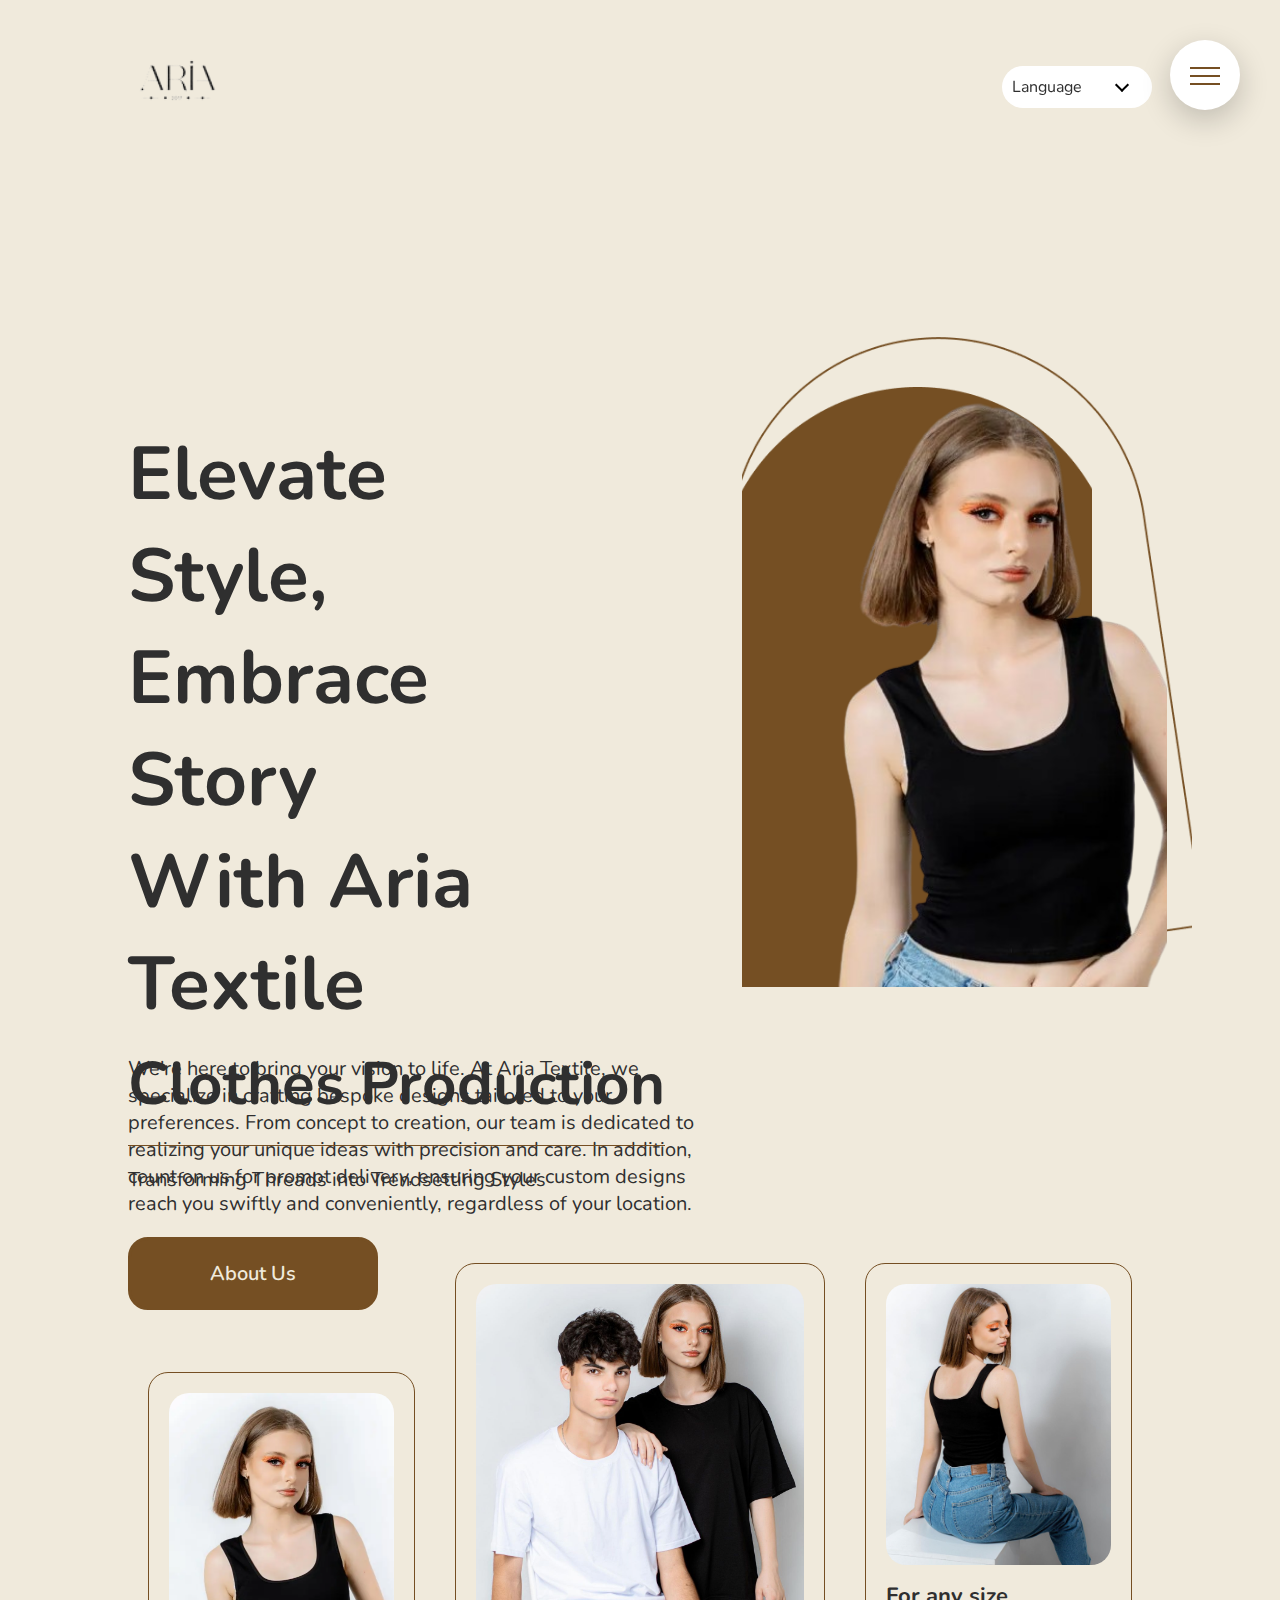
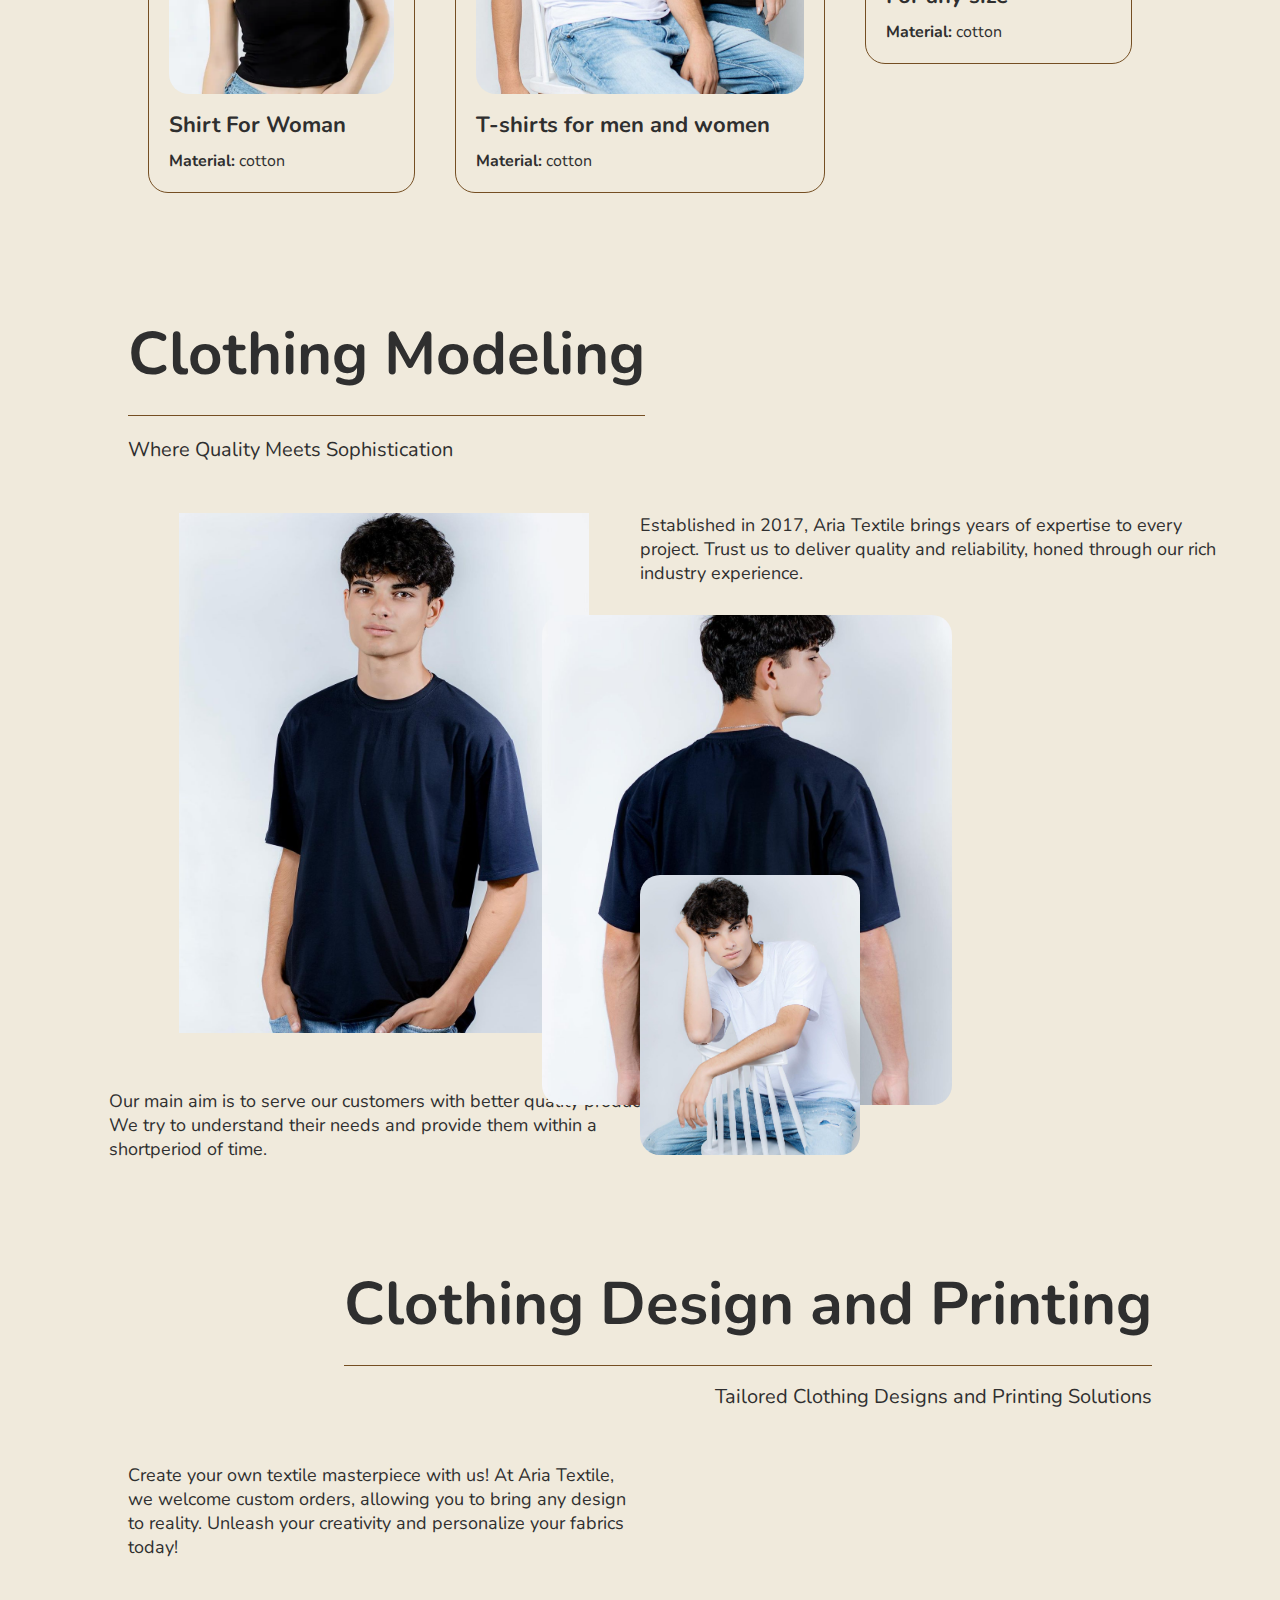
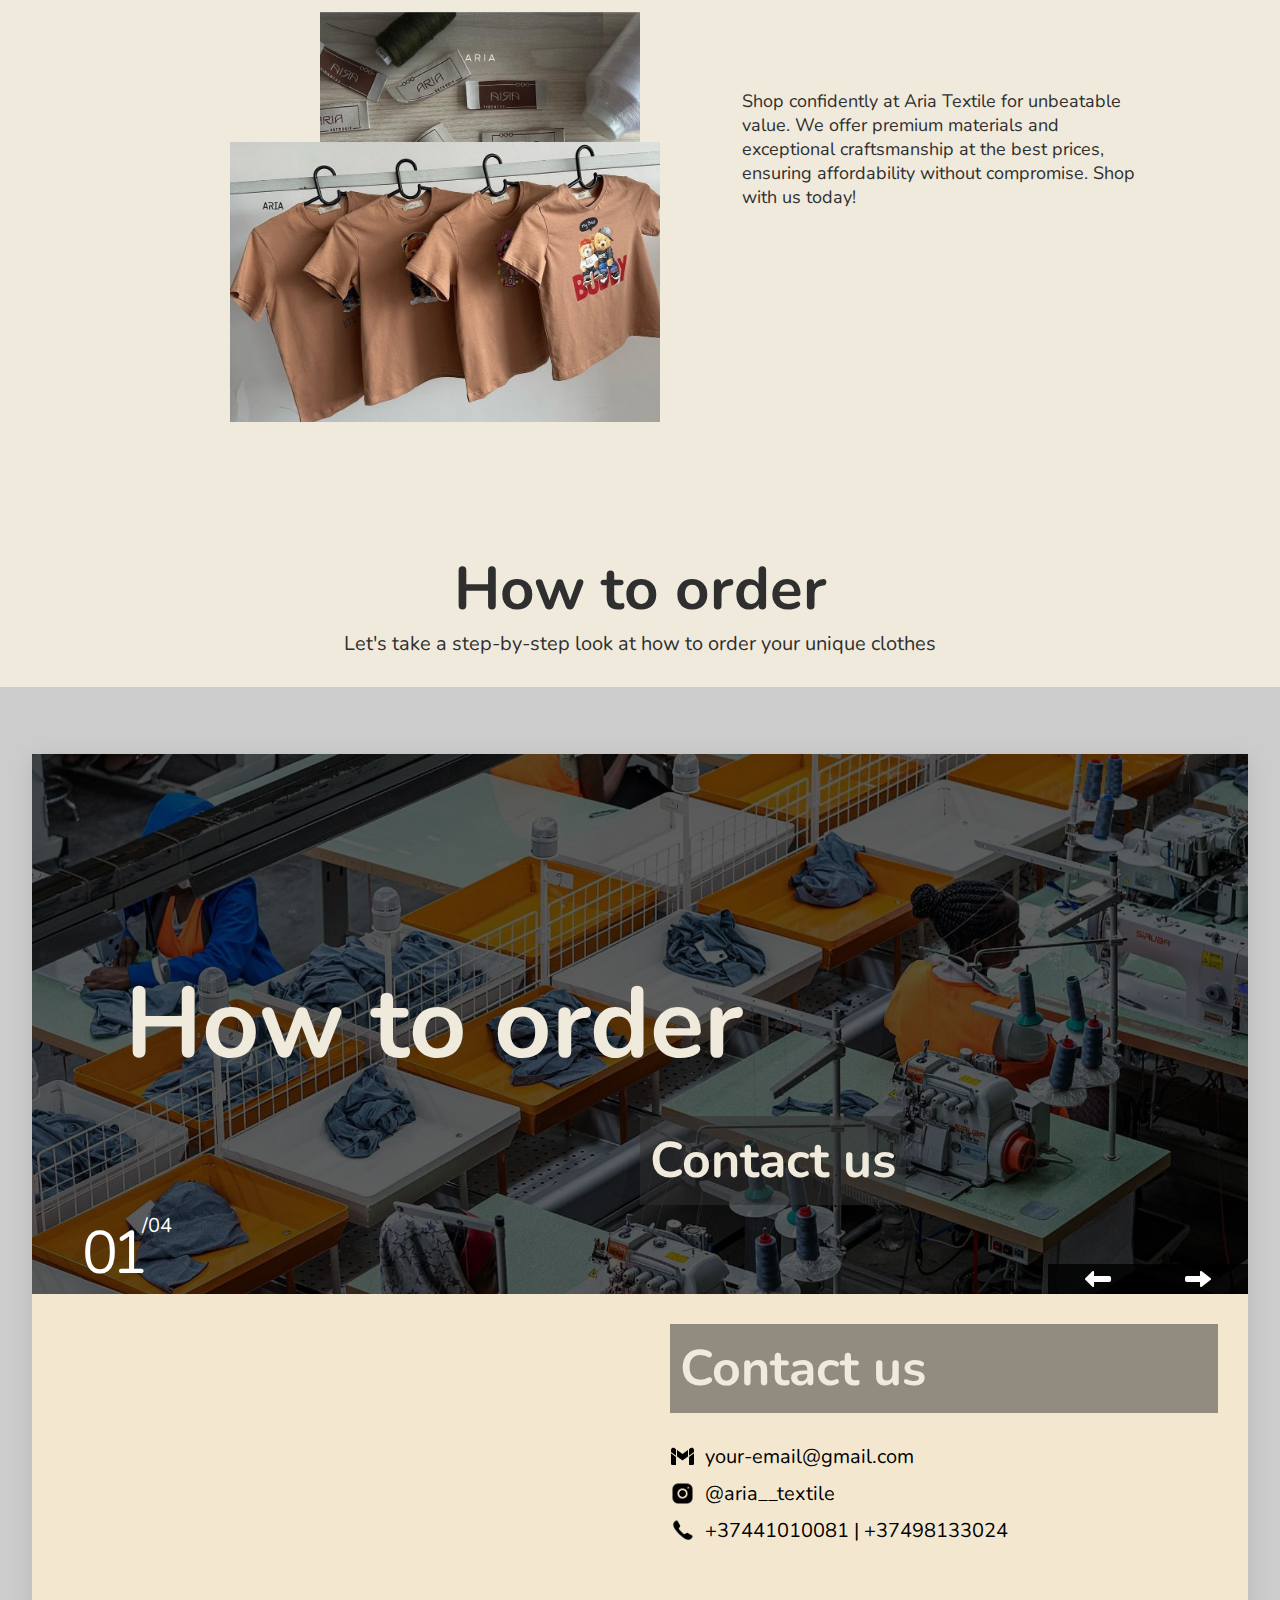
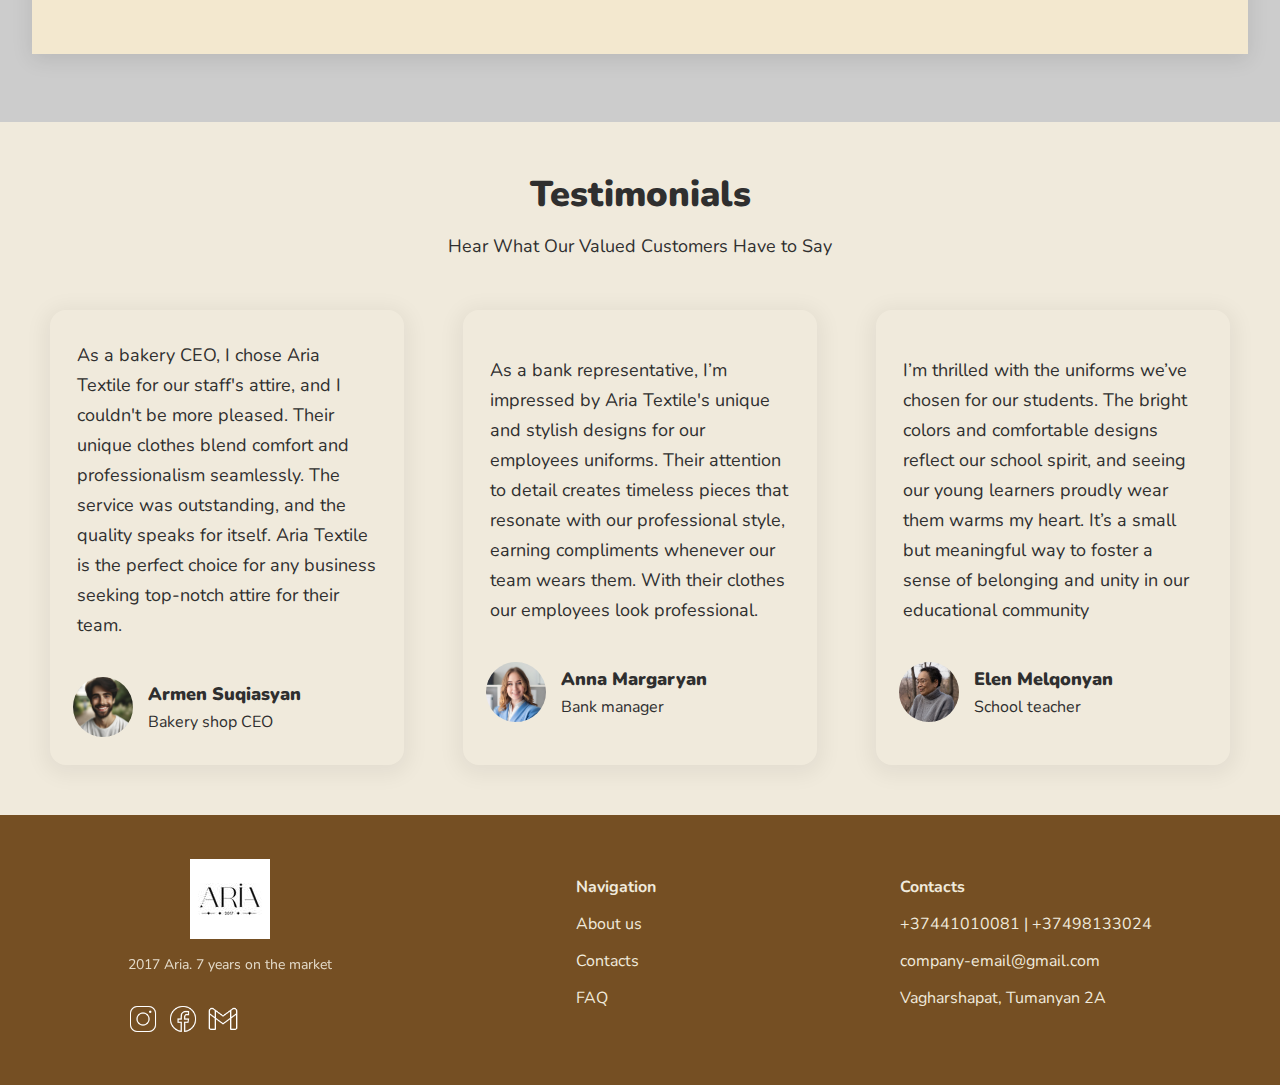
<file: index.html>
<!doctype html>
<html lang="en">
  <head>
    <link rel="stylesheet" href="./css/styles.css" />
    <link rel="icon" type="image/png" href="./img/logo.jpg" />
    <meta charset="UTF-8" />
    <meta name="viewport" content="width=device-width, initial-scale=1.0" />
    <title>Aria Textile</title>
  </head>
  <body>
    <header class="header">
      <h1 class="header__logo">
        <a href="./index.html" class="header__list-link header__list-logo"
          ><img
            class="header__logo-img"
            src="./img/logo-removebg-preview.png"
            alt="logo"
        /></a>
      </h1>
      <ul class="header__list">
        <!-- <li class="header__list-item">
          <a
            href="./aboutus.html"
            data-lang="about"
            class="lang header__list-link"
            >About us</a
          >
        </li>
        <li class="header__list-item">
          <a
            href="./contacts.html"
            data-lang="contacts"
            class="lang header__list-link"
            >Contacts</a
          >
        </li>
        <li class="header__list-item">
          <a href="./faq.html" data-lang="faq" class="lang header__list-link"
            >FAQ</a
          >
        </li> -->
        <div class="dropdown">
          <input type="checkbox" id="dropdown" />

          <label class="dropdown__face" for="dropdown">
            <div class="dropdown__text">Language</div>

            <div class="dropdown__arrow"></div>
          </label>

          <ul class="dropdown__items">
            <li class="dropdown__item">
              <button
                class="translate translate-eng"
                id="en"
                data-btn="en"
              ></button>
            </li>
            <li class="dropdown__item">
              <button
                class="translate translate-rus"
                id="ru"
                data-btn="ru"
              ></button>
            </li>
            <li class="dropdown__item">
              <button
                class="translate translate-arm"
                id="am"
                data-btn="am"
              ></button>
            </li>
          </ul>
        </div>
      </ul>
    </header>

    <!-- <header class="header"></header> -->

    <div class="navigation">
      <input type="checkbox" class="navigation__checkbox" id="nav-toggle" />
      <label for="nav-toggle" class="navigation__button">
        <span
          class="navigation__icon"
          aria-label="toggle navigation menu"
        ></span>
      </label>
      <div class="navigation__background"></div>

      <nav class="navigation__nav" role="navigation">
        <ul class="navigation__list">
          <li class="navigation__item">
            <a
              href="./aboutus.html"
              data-lang="about"
              class="lang header__list-link"
              >About us</a
            >
          </li>
          <li class="navigation__item">
            <a
              href="./contacts.html"
              data-lang="contacts"
              class="lang header__list-link"
              >Contacts</a
            >
          </li>
          <a href="./faq.html" data-lang="faq" class="lang header__list-link"
            >FAQ</a
          >
        </ul>
      </nav>
    </div>

    <div class="home__top">
      <div class="home__top-left">
        <h2 data-lang="home_top_title" class="home__top-title">
          Elevate Style, <br />
          Embrace Story
        </h2>
        <p data-lang="home_top_text" class="home__top-text">
          We provide the largest clothing collection for any season. You can
          choose trendy or classy design according to your preferences. Our
          services are super fast and we update within 24 hours.
        </p>
        <div class="home__top-btn-container">
          <button class="home__top-btn">
            <a data-lang="home_top_btn" href="./aboutus.html"
              >Explore &#x279D;</a
            >
          </button>
        </div>
      </div>
      <div class="home__top-right">
        <div class="home__top-person-container">
          <img src="./img/WB1.png" alt="model" class="home__top-person" />
        </div>
        <div class="home__top-filled-container">
          <img src="./img/filled.png" alt="model" class="home__top-filled" />
        </div>
        <div class="home__top-unfilled-container">
          <img
            src="./img/unfilled.png"
            alt="model"
            class="home__top-unfilled"
          />
        </div>
      </div>
    </div>

    <div class="trending">
      <h2 data-lang="trending_title" class="trending__title">
        Clothes Production
      </h2>
      <p data-lang="trending_subtitle" class="trending__subtitle">
        From Fibers to Fashion Statements
      </p>

      <div class="trending__cards">
        <div class="trending__card--1 trending__card">
          <div class="trending__card-img-container">
            <img src="./img/WB3.png" alt="card" class="trending__card-img" />
          </div>
          <h4 data-lang="trending_card_title_1" class="trending__card-title">
            Formal Shirt For Woman
          </h4>
          <span
            style="font-weight: 700"
            data-lang="trending_card_material_span_1"
            >Material:
          </span>
          <p
            style="display: inline"
            data-lang="trending_card_material_1"
            class="trending__card_material"
          >
            cotton
          </p>
        </div>
        <div class="trending__card--2 trending__card">
          <div class="trending__card-img-container">
            <img src="./img/WB4.jpg" alt="card" class="trending__card-img" />
          </div>
          <h4 data-lang="trending_card_title_2" class="trending__card-title">
            Black and gray Exercise outfit
          </h4>
          <span
            style="font-weight: 700"
            data-lang="trending_card_material_span_2"
            >Material:
          </span>
          <p
            style="display: inline"
            data-lang="trending_card_material_2"
            class="trending__card_material"
          >
            cotton
          </p>
        </div>
        <div class="trending__card--3 trending__card">
          <div class="trending__card-img-container">
            <img src="./img/WB5.jpg" alt="card" class="trending__card-img" />
          </div>
          <h4 data-lang="trending_card_title_3" class="trending__card-title">
            Yellow Jacket For Winter
          </h4>
          <span
            style="font-weight: 700"
            data-lang="trending_card_material_span_3"
            >Material:
          </span>
          <p
            style="display: inline"
            data-lang="trending_card_material_3"
            class="trending__card_material"
          >
            cotton
          </p>
        </div>
      </div>
    </div>

    <div class="summer">
      <h2 data-lang="summer_title" class="trending__title">
        Clothing Modeling
      </h2>
      <p data-lang="summer_subtitle" class="trending__subtitle">
        Where Quality Meets Sophistication
      </p>

      <div class="summer__content-container">
        <div class="summer__left">
          <div class="summer__left-img-container">
            <img
              src="./img/WB6.jpg"
              alt="collection"
              class="summer__left-img"
            />
          </div>
          <p data-lang="summer_left_text" class="summer__left-text">
            Our main aim is to serve our customers with better quality product.
            We try to understand their needs and provide them within a short
            period of time.
          </p>
        </div>
        <div class="summer__right">
          <p data-lang="summer_right_text" class="summer__right-text">
            We provide the largest clothing collection for any season. You can
            choose trendy or classy design according to your preferences. Our
            services are super fast and we update within 24 hours.
          </p>
          <div
            class="summer__right-img-container summer__right-img-container--1"
          >
            <img
              src="./img/Wb7.jpg"
              alt="collection"
              class="summer__right-img--1 summer__right-img"
            />
          </div>
          <div
            class="summer__right-img-container summer__right-img-container--2"
          >
            <img
              src="./img/WB8.jpg"
              alt="collection"
              class="summer__right-img--2 summer__right-img"
            />
          </div>

          <!-- <div class="summer__btn-container">
            <button class="summer__btn">See more &#x279D;</button>
          </div> -->
        </div>
      </div>
    </div>

    <div class="winter">
      <h2 data-lang="winter_title" class="winter__title">
        Clothing Design and Printing
      </h2>
      <p data-lang="winter_subtitle" class="winter__subtitle">
        We consider your look and comfort on cold weather.
      </p>

      <div class="winter__content-container">
        <div class="winter__left">
          <p data-lang="winter_left_text" class="winter__left-text">
            Create your own textile masterpiece with us! At Aria Textile, we
            welcome custom orders, allowing you to bring any design to reality.
            Unleash your creativity and personalize your fabrics today!
          </p>
          <div class="winter__left-img-container winter__left-img-container--1">
            <img
              src="./img/WB11.jpg"
              alt="collection"
              class="winter__left-img winter__left-img--1"
            />
          </div>
          <div class="winter__left-img-container winter__left-img-container--2">
            <img
              src="./img/WB10.jpg"
              alt="collection"
              class="winter__left-img winter__left-img--2"
            />
          </div>
        </div>
        <div class="winter__right">
          <!-- <div class="winter__right-btn-container">
            <button class="winter__right-btn">Explore &#x279D;</button>
          </div> -->
          <p data-lang="winter_right_text" class="winter__right-text">
            Shop confidently at Aria Textile for unbeatable value. We offer
            premium materials and exceptional craftsmanship at the best prices,
            ensuring affordability without compromise. Shop with us today!
          </p>
        </div>
      </div>
    </div>

    <div class="order">
      <h2 data-lang="order_title" class="order__title">How to order</h2>
      <p data-lang="order_subtitle" class="order__subtitle">
        Let's go step by step on how to order your unique clothings
      </p>
    </div>

    <!-- //////////////////////////////////// -->

    <div class="slider">
      <input id="scene-1" type="radio" name="scene" value="1" checked />
      <input id="scene-2" type="radio" name="scene" value="2" />
      <input id="scene-3" type="radio" name="scene" value="3" />
      <input id="scene-4" type="radio" name="scene" value="4" />

      <main class="site">
        <div class="landscape">
          <div data-lang="landscape_text" class="landscape-text">
            HOW TO ORDER
          </div>
        </div>
        <div class="left-side">
          <div class="page-numbers" data-total="04">
            <div class="page-number page-number--tens">0</div>
            <div class="page-number page-number--ones">
              <div>1</div>
              <div>2</div>
              <div>3</div>
              <div>4</div>
            </div>
          </div>
        </div>
        <div class="hero">
          <div class="layer" data-scene="1">
            <h1 data-lang="heading_top_1" class="heading heading__top">
              Contact us
            </h1>
          </div>
          <div class="layer" data-scene="2">
            <h1 data-lang="heading_top_2" class="heading heading__top">
              Designing
            </h1>
          </div>
          <div class="layer" data-scene="3">
            <h1 data-lang="heading_top_3" class="heading heading__top">
              Creation
            </h1>
          </div>
          <div class="layer" data-scene="4">
            <h1 data-lang="heading_top_4" class="heading heading__top">
              Final!
            </h1>
          </div>
          <nav class="slide-nav">
            <div class="button-container">
              <button class="nav-button" data-btn="nav_button_p">
                <img
                  src="./img/icons8-arrow-left-60 (1).png"
                  alt="arrow"
                  class="slider__arrow"
                />
              </button>
              <button data-btn="nav_button_n" class="nav-button">
                <img
                  src="./img/icons8-arrow-60 (1).png"
                  alt="arrow"
                  class="slider__arrow"
                />
              </button>
            </div>
            <div class="nav-button-container">
              <label class="nav-button" for="scene-1" data-scene="1">1</label>
              <label class="nav-button" for="scene-2" data-scene="2">2</label>
              <label class="nav-button" for="scene-3" data-scene="3">3</label>
              <label class="nav-button" for="scene-4" data-scene="4">4</label>
            </div>
          </nav>
        </div>
        <div class="right-content">
          <div class="layer" data-scene="1">
            <h2 data-lang="heading_top" class="heading">
              Contact us by email, phone call or instagram
            </h2>
            <ul class="slider__contacts paragraph">
              <li class="slider__contacts-item">
                <img
                  class="slider__img-icon"
                  src="./img/icons8-gmail-50.png"
                  alt="gmail"
                  class="gmail"
                />
                your-email@gmail.com
              </li>
              <li class="slider__contacts-item">
                <img
                  class="slider__img-icon"
                  src="./img/icons8-instagram-30.png"
                  alt="instagram"
                  class="gmail"
                />
                @aria__textile
              </li>
              <li class="slider__contacts-item">
                <img
                  class="slider__img-icon"
                  src="./img/icons8-phone-60.png"
                  alt="phone"
                  class="gmail"
                />
                +37441010081 | +37498133024
              </li>
            </ul>
          </div>
          <div class="layer" data-scene="2">
            <h2 data-lang="heading_bottom_1" class="heading">
              Craft your vision with us
            </h2>
            <p data-lang="paragraph_1" class="paragraph">
              Simply share your vision with us, whether it's a sketch, a
              description, or even just a mood board, and we'll work closely
              with you to create a one-of-a-kind garment that fits your exact
              specifications. From custom patterns and fabrics to unique
              embellishments and finishes, we'll tailor every detail to your
              preferences in any quantity for a minimum period. Samples of any
              of your models are prepared within 2-3 days.We also accept
              individual orders
            </p>
          </div>
          <div class="layer" data-scene="3">
            <h2 data-lang="heading_bottom_2" class="heading">
              Expert Guidance
            </h2>
            <p data-lang="paragraph_2" class="paragraph">
              At Aria Textile, we understand that choosing the perfect design
              for your project can be a daunting task. That's why we're here to
              guide you every step of the way. Our team of professionals is
              dedicated to ensuring that your vision comes to life.
              <!-- <br /><br />
              Whether you're looking to redesign your home, office, or any other
              space, our experts are here to assist you. From selecting the
              right color schemes to finding the perfect furniture pieces, we'll
              work closely with you to create a design that reflects your style
              and meets your needs. -->
            </p>
          </div>
          <div class="layer" data-scene="4">
            <h2 data-lang="heading_bottom_3" class="heading">
              Get your clothes
            </h2>
            <p data-lang="paragraph_3" class="paragraph">
              Our team will work on your order and deliver it in shortest terms
              and finally you will get your clothes. <br /><br />
            </p>
            <p data-lang="paragraph_4" class="paragraph">
              With our delivery service you don't have to worry about receiving
              the clothes, we will deliver anywhere.
            </p>
          </div>
        </div>
      </main>
    </div>

    <!-- ////////////////////////////////////////// -->

    <div class="responsive-container-block big-container">
      <div class="responsive-container-block bg">
        <p data-lang="test_title" class="text-blk title">Testimonials</p>
        <p data-lang="test_subtitle" class="text-blk desc">
          Hear What Our Valued Customers Have to Say
        </p>
        <div class="responsive-container-block blocks">
          <div
            class="responsive-cell-block wk-desk-1 wk-tab-1 wk-mobile-1 wk-ipadp-1 content"
          >
            <p data-lang="test_text_1" class="text-blk info-block">
              As a bakery CEO, I chose Aria Textile for our staff's attire, and
              I couldn't be more pleased. Their unique clothes blend comfort and
              professionalism seamlessly. The service was outstanding, and the
              quality speaks for itself. Aria Textile is the perfect choice for
              any business seeking top-notch attire for their team.
            </p>
            <div class="responsive-container-block person">
              <div
                class="responsive-cell-block wk-desk-6 wk-ipadp-6 wk-tab-12 wk-mobile-12 icon-block"
              >
                <img class="profile-img" src="./img/user-3.jpg" />
              </div>
              <div
                class="responsive-cell-block wk-desk-6 wk-ipadp-6 wk-tab-12 wk-mobile-12 text-block"
              >
                <p data-lang="test_name_1" class="text-blk name">
                  Armen Suqiasyan
                </p>
                <p data-lang="test_role_1" class="text-blk desig">
                  Bakery shop CEO
                </p>
              </div>
            </div>
          </div>
          <div
            class="responsive-cell-block wk-desk-1 wk-tab-1 wk-mobile-1 wk-ipadp-1 content"
          >
            <p data-lang="test_text_2" class="text-blk info-block">
              As a bank representative, I’m impressed by Aria Textile's unique
              and stylish designs for our employees uniforms. Their attention to
              detail creates timeless pieces that resonate with our professional
              style, earning compliments whenever our team wears them. With
              their clothes our employees look professional.
            </p>
            <div class="responsive-container-block person">
              <div
                class="responsive-cell-block wk-desk-6 wk-ipadp-6 wk-tab-12 wk-mobile-12 icon-block"
              >
                <img class="profile-img" src="./img/user-5.jpg" />
              </div>
              <div
                class="responsive-cell-block wk-desk-6 wk-ipadp-6 wk-tab-12 wk-mobile-12 text-block"
              >
                <p data-lang="test_name_2" class="text-blk name">
                  Anna Margaryan
                </p>
                <p data-lang="test_role_2" class="text-blk desig">
                  Bank manager
                </p>
              </div>
            </div>
          </div>
          <div
            class="responsive-cell-block wk-desk-1 wk-tab-1 wk-mobile-1 wk-ipadp-1 content bottom"
          >
            <p data-lang="test_text_3" class="text-blk info-block">
              I’m thrilled with the uniforms we’ve chosen for our students. The
              bright colors and comfortable designs reflect our school spirit,
              and seeing our young learners proudly wear them warms my heart.
              It’s a small but meaningful way to foster a sense of belonging and
              unity in our educational community
            </p>
            <div class="responsive-container-block person">
              <div
                class="responsive-cell-block wk-desk-6 wk-ipadp-6 wk-tab-12 wk-mobile-12 icon-block"
              >
                <img class="profile-img" src="./img/user-2.jpg" />
              </div>
              <div
                class="responsive-cell-block wk-desk-6 wk-ipadp-6 wk-tab-12 wk-mobile-12 text-block"
              >
                <p data-lang="test_name_3" class="text-blk name">
                  Elen Melqonyan
                </p>
                <p data-lang="test_role_3" class="text-blk desig">
                  School teacher
                </p>
              </div>
            </div>
          </div>
        </div>
      </div>
    </div>

    <footer class="footer">
      <div class="footer__content">
        <div class="footer__left">
          <div class="footer__logo-container">
            <a href="./index.html" class="footer__logo-anchor">
              <img class="footer__logo-img" src="./img/logo.jpg" alt="logo" />
            </a>
          </div>

          <p data-lang="footer_text" class="footer__text">
            2017 Aria. 7 years on the market
          </p>
          <p class="footer__phone">+374-44-444-444</p>
          <ul class="footer__links">
            <li class="footer__links-item">
              <a
                target="_blank"
                href="https://www.instagram.com/aria__textile/"
                class="footer__links-anchor"
                ><img
                  src="./img/icons8-instagram-50 (1).png"
                  alt="gmail"
                  class="footer__icon"
              /></a>
            </li>
            <li class="footer__links-item">
              <img
                src="./img/icons8-facebook-50.png"
                alt="facebook"
                class="footer__icon"
              />
            </li>
            <li class="footer__links-item">
              <img
                src="./img/icons8-gmail-50 (1).png"
                alt="instagram"
                class="footer__icon"
              />
            </li>
          </ul>
        </div>
        <div class="footer__middle">
          <h4 data-lang="footer_nav" class="footer__contact">Navigation</h4>
          <ul class="footer__nav">
            <li class="footer__nav-item">
              <a data-lang="footer_about" href="./aboutus.html">About us</a>
            </li>
            <li class="footer__nav-item">
              <a data-lang="footer_contact" href="./contacts.html">Contacts</a>
            </li>
            <li data-lang="footer_faq" class="footer__nav-item">
              <a href="./faq.html">FAQ</a>
            </li>
          </ul>
        </div>
        <div class="footer__right">
          <h4 data-lang="footer_contact_title" class="footer__contact">
            Contacts
          </h4>
          <ul class="footer__contacts">
            <li class="footer__contacts-item">+37441010081 | +37498133024</li>
            <li class="footer__contacts-item">company-email@gmail.com</li>
            <li data-lang="footer_address" class="footer__contacts-item">
              Vagharshapat, Tumanyan 2A
            </li>
          </ul>
        </div>
      </div>
    </footer>

    <script src="index.js"></script>
    <script src="translate.js"></script>
  </body>
</html>
</file>
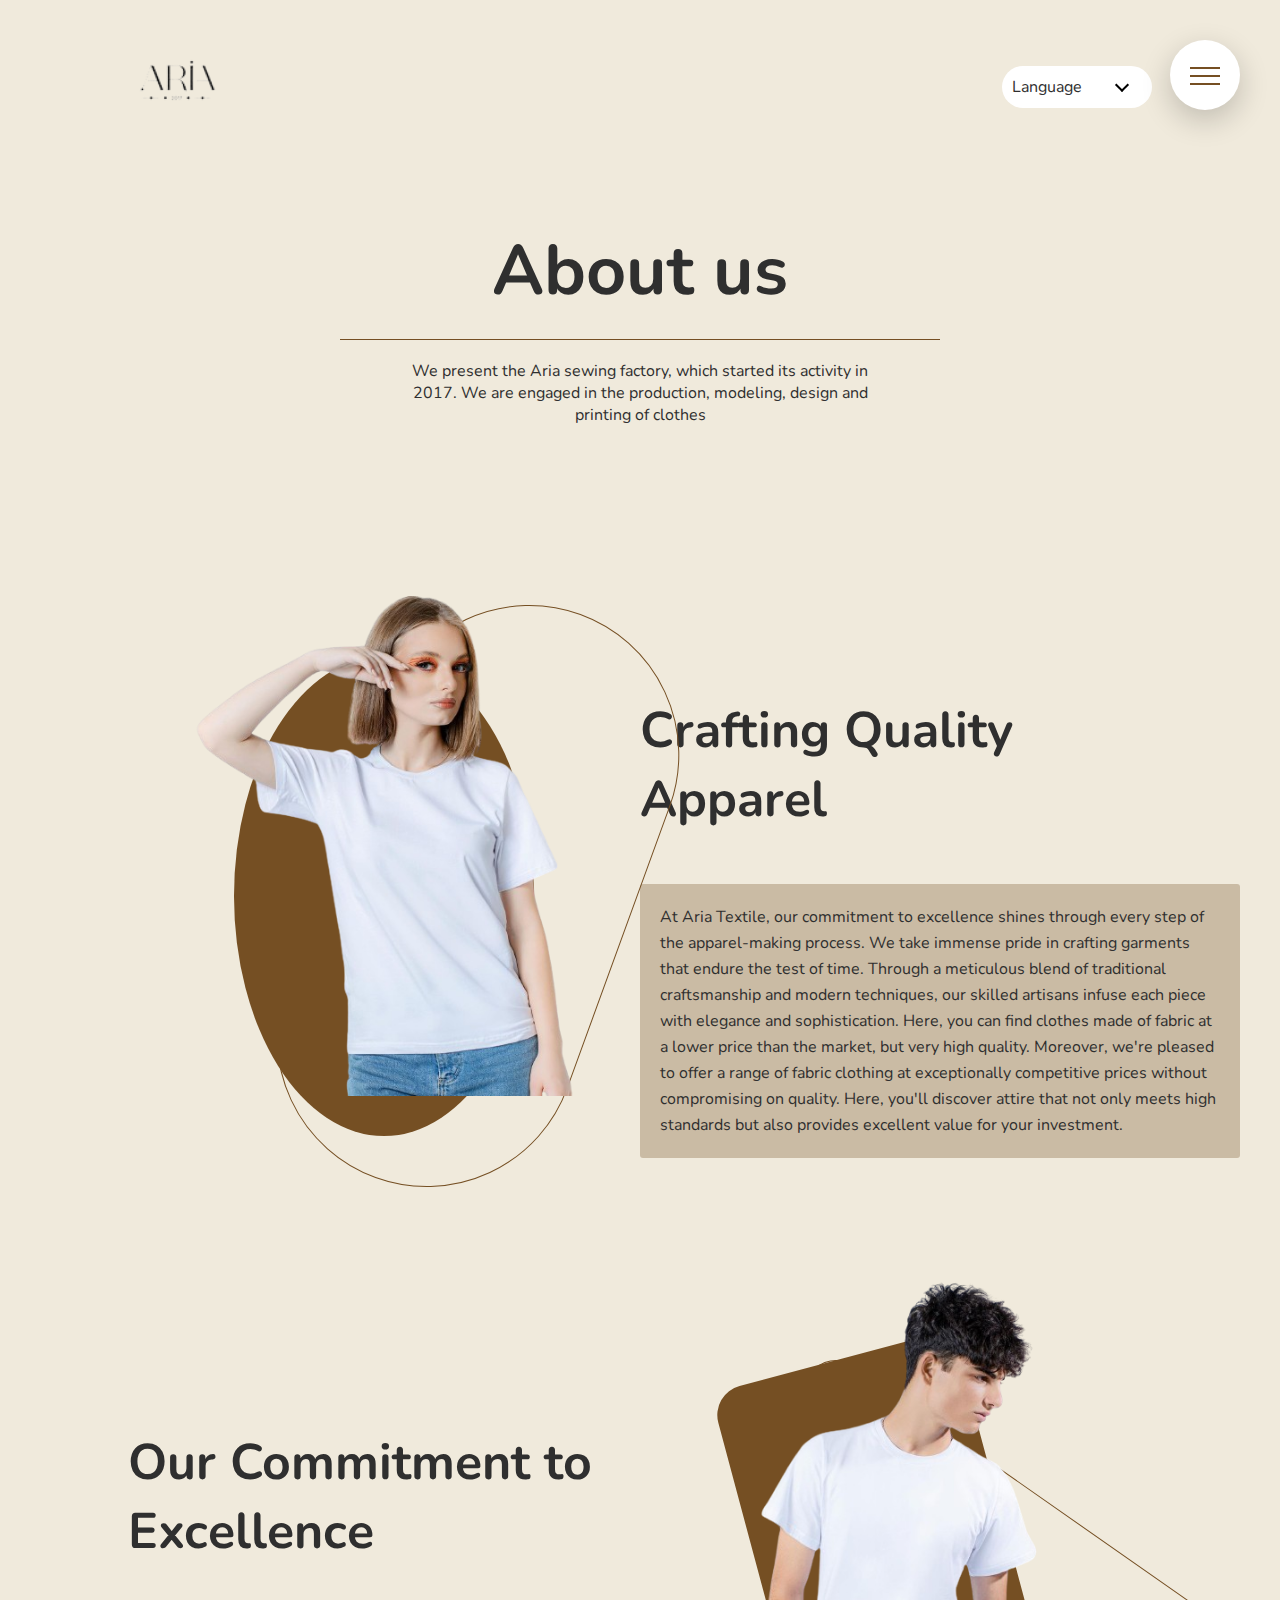
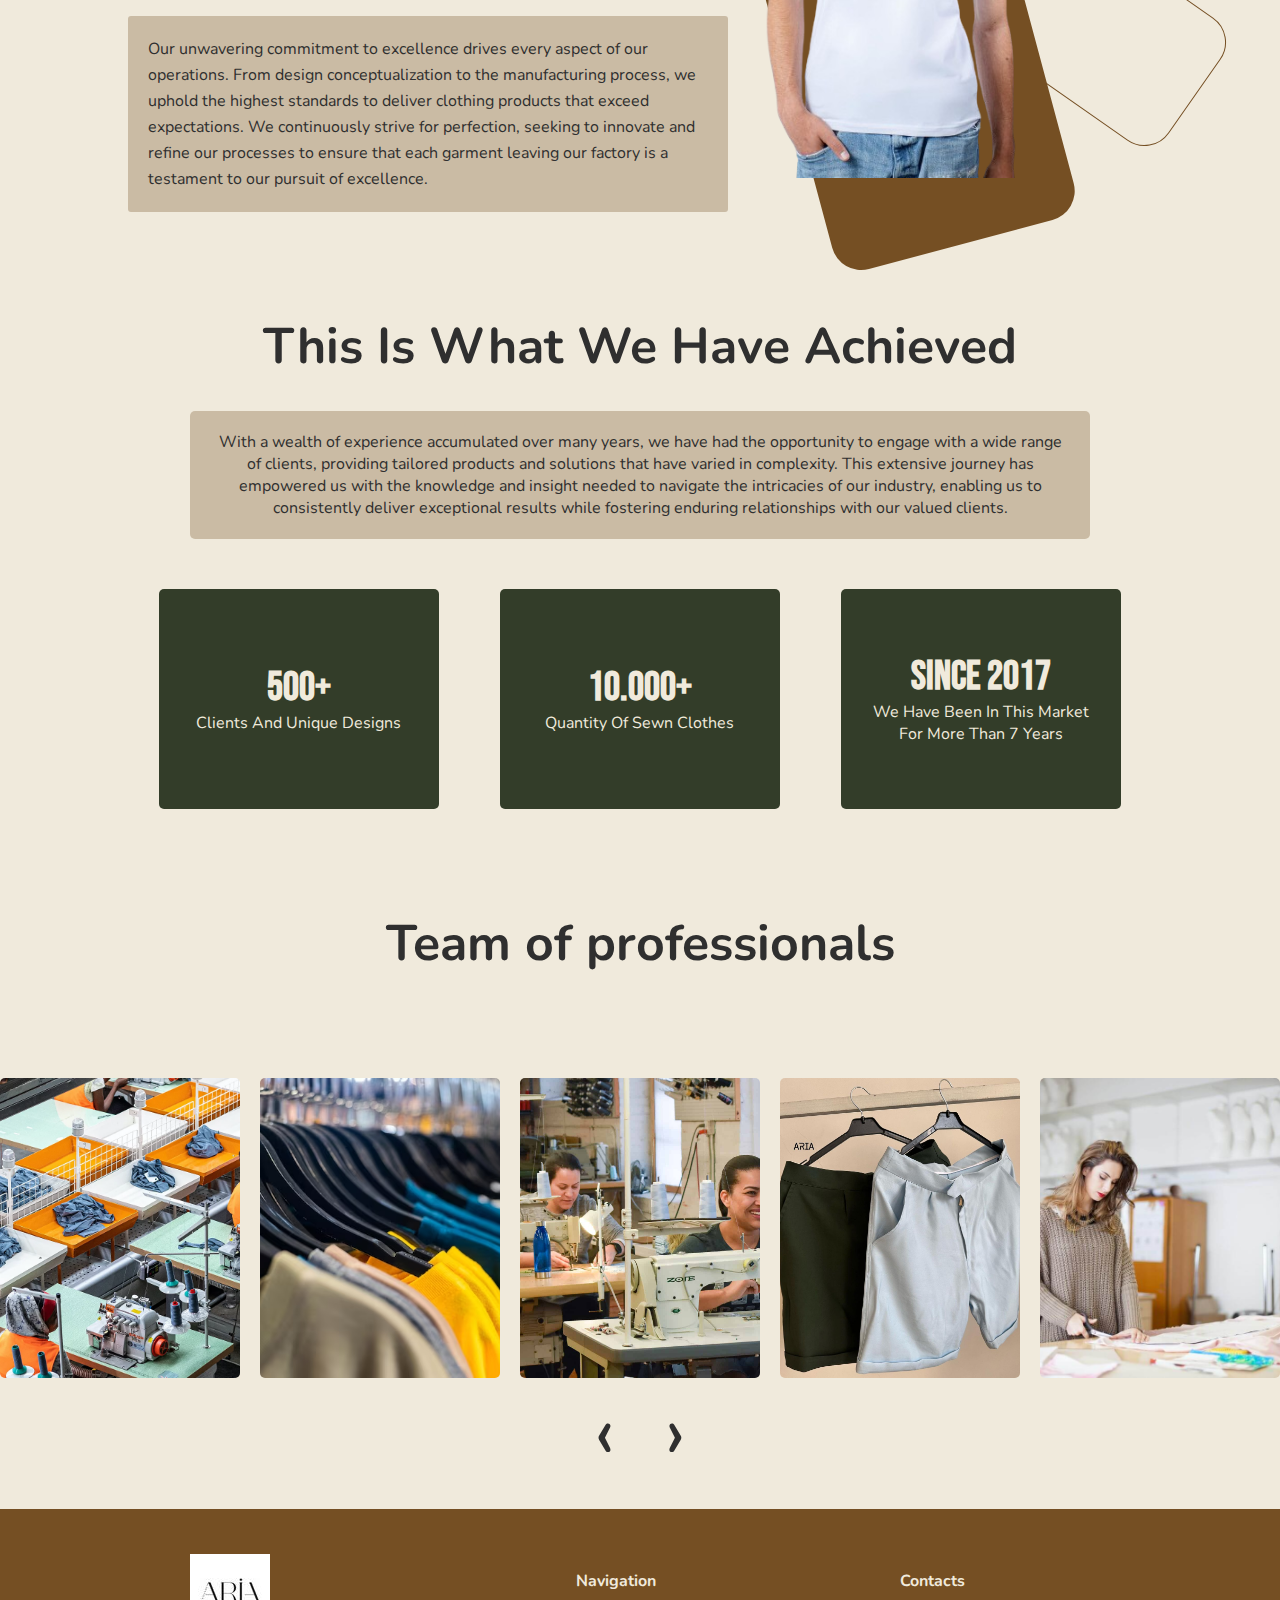
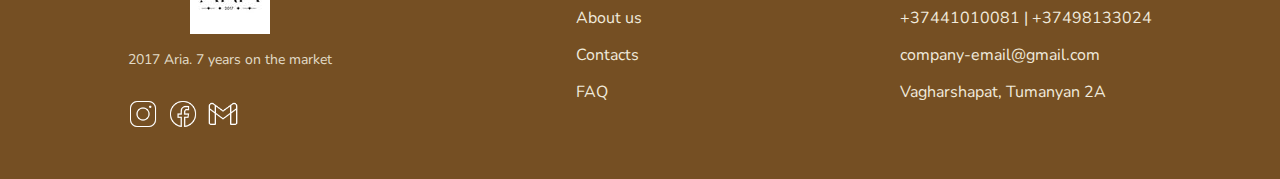
<file: aboutus.html>
<!doctype html>
<html lang="en">
  <head>
    <link rel="stylesheet" href="./css/styles.css" />
    <link rel="icon" type="image/png" href="./img/logo.jpg" />
    <meta charset="UTF-8" />
    <meta name="viewport" content="width=device-width, initial-scale=1.0" />
    <link
      rel="stylesheet"
      href="https://cdnjs.cloudflare.com/ajax/libs/OwlCarousel2/2.3.4/assets/owl.carousel.min.css"
    />
    <link
      rel="stylesheet"
      href="https://cdnjs.cloudflare.com/ajax/libs/OwlCarousel2/2.3.4/assets/owl.theme.default.min.css"
    />

    <title>Aria | About Us</title>
  </head>
  <body>
    <header class="header">
      <h1 class="header__logo">
        <a href="./index.html" class="header__list-link header__list-logo"
          ><img
            class="header__logo-img"
            src="./img/logo-removebg-preview.png"
            alt="logo"
        /></a>
      </h1>
      <ul class="header__list">
        <!-- <li class="header__list-item">
          <a
            href="./aboutus.html"
            data-lang="about"
            class="lang header__list-link"
            >About us</a
          >
        </li>
        <li class="header__list-item">
          <a
            href="./contacts.html"
            data-lang="contacts"
            class="lang header__list-link"
            >Contacts</a
          >
        </li>
        <li class="header__list-item">
          <a href="./faq.html" data-lang="faq" class="lang header__list-link"
            >FAQ</a
          >
        </li> -->
        <div class="dropdown">
          <input type="checkbox" id="dropdown" />

          <label class="dropdown__face" for="dropdown">
            <div class="dropdown__text">Language</div>

            <div class="dropdown__arrow"></div>
          </label>

          <ul class="dropdown__items">
            <li class="dropdown__item">
              <button
                class="translate translate-eng"
                id="en"
                data-btn="en"
              ></button>
            </li>
            <li class="dropdown__item">
              <button
                class="translate translate-rus"
                id="ru"
                data-btn="ru"
              ></button>
            </li>
            <li class="dropdown__item">
              <button
                class="translate translate-arm"
                id="am"
                data-btn="am"
              ></button>
            </li>
          </ul>
        </div>
      </ul>
    </header>

    <!-- <header class="header"></header> -->

    <div class="navigation">
      <input type="checkbox" class="navigation__checkbox" id="nav-toggle" />
      <label for="nav-toggle" class="navigation__button">
        <span
          class="navigation__icon"
          aria-label="toggle navigation menu"
        ></span>
      </label>
      <div class="navigation__background"></div>

      <nav class="navigation__nav" role="navigation">
        <ul class="navigation__list">
          <li class="navigation__item">
            <a
              href="./aboutus.html"
              data-lang="about"
              class="lang header__list-link"
              >About us</a
            >
          </li>
          <li class="navigation__item">
            <a
              href="./contacts.html"
              data-lang="contacts"
              class="lang header__list-link"
              >Contacts</a
            >
          </li>

          <a href="./faq.html" data-lang="faq" class="lang header__list-link"
            >FAQ</a
          >
        </ul>
      </nav>
    </div>

    <div class="about__top">
      <h2 data-lang="about_title" class="about__title">About us</h2>
      <p data-lang="about_text" class="about__text">
        Hello, We present the Aria sewing factory, which started its activity in
        2017. We are engaged in the production, modeling, design and printing of
        clothes
      </p>
    </div>

    <section class="about__section--1">
      <div class="about__section--1-img-container">
        <div class="about__section--1-clip-filled"></div>
        <div class="about__section--1-clip-unfilled"></div>
        <img src="./img/WB12.png" alt="model" class="about__section--1-img" />
      </div>

      <div class="about__section--1-texts">
        <h4 data-lang="about_section_1_title" class="about__section--1-title">
          Crafting Quality Apparel
        </h4>
        <p data-lang="about_section_1_text" class="about__section--1-text">
          At Aria Textile, our commitment to excellence shines through every
          step of the apparel-making process. We take immense pride in crafting
          garments that endure the test of time. Through a meticulous blend of
          traditional craftsmanship and modern techniques, our skilled artisans
          infuse each piece with elegance and sophistication. Here, you can find
          clothes made of fabric at a lower price than the market, but very high
          quality. Moreover, we're pleased to offer a range of fabric clothing
          at exceptionally competitive prices without compromising on quality.
          Here, you'll discover attire that not only meets high standards but
          also provides excellent value for your investment.
        </p>
      </div>
    </section>

    <section class="about__section--1">
      <div class="about__section--1-texts">
        <h4
          data-lang="about_section_2_title"
          class="about__section--1-title about__section--2-title"
        >
          Our Commitment to Excellence
        </h4>
        <p data-lang="about_section_2_text" class="about__section--1-text">
          Our unwavering commitment to excellence drives every aspect of our
          operations. From design conceptualization to the manufacturing
          process, we uphold the highest standards to deliver clothing products
          that exceed expectations. We continuously strive for perfection,
          seeking to innovate and refine our processes to ensure that each
          garment leaving our factory is a testament to our pursuit of
          excellence.
        </p>
      </div>

      <div style="margin-top: -5rem" class="about__section--1-img-container">
        <div
          style="
            border-radius: 30px;
            height: 25rem;
            width: 50rem;
            clip-path: none;
            transform: rotate(75deg);
            top: 20rem;
          "
          class="about__section--1-clip-filled"
        ></div>
        <div
          style="
            border-radius: 30px;
            height: 15rem;
            width: 50rem;
            top: 20rem;
            left: 10rem;
            transform: rotate(35deg);
          "
          class="about__section--1-clip-unfilled"
        ></div>
        <img
          style="width: 40rem"
          src="./img/WB13.png"
          alt="model"
          class="about__section--1-img"
        />
      </div>
    </section>

    <section class="about__stats">
      <h2 data-lang="about__stats_title" class="about__stats-title">
        this is what we have achieved
      </h2>
      <p data-lang="about__stats_text" class="about__stats-text">
        With a wealth of experience accumulated over many years, we have had the
        opportunity to engage with a wide range of clients, providing tailored
        products and solutions that have varied in complexity. This extensive
        journey has empowered us with the knowledge and insight needed to
        navigate the intricacies of our industry, enabling us to consistently
        deliver exceptional results while fostering enduring relationships with
        our valued clients.
      </p>

      <ul class="about__stats-cards">
        <li class="about__stats-cards-item">
          <p class="about__stats-cards-num">500+</p>
          <p data-lang="about__stats_text_1" class="about__stats-cards-text">
            Clients and unique designs
          </p>
        </li>
        <li class="about__stats-cards-item">
          <p class="about__stats-cards-num">10.000+</p>
          <p data-lang="about__stats_text_2" class="about__stats-cards-text">
            quantity of sewn clothes
          </p>
        </li>
        <li class="about__stats-cards-item">
          <p data-lang="about__stats_num" class="about__stats-cards-num">
            since 2017
          </p>
          <p data-lang="about__stats_text_3" class="about__stats-cards-text">
            we have been in this market for more than 7 years
          </p>
        </li>
      </ul>
    </section>

    <h2 data-lang="about_carousel_title" class="about__carousel-title">
      Team of professionals
    </h2>

    <div class="owl-carousel">
      <div>
        <img
          src="./img/factory-light.webp"
          alt="slider image"
          class="about__carousel-img"
        />
      </div>
      <div>
        <img
          src="./img/slider-6.avif"
          alt="slider image"
          class="about__carousel-img"
        />
      </div>
      <div>
        <img
          src="./img/slider-7.jpg"
          alt="slider image"
          class="about__carousel-img"
        />
      </div>
      <div>
        <img
          src="./img/WB14.jpg"
          alt="slider image"
          class="about__carousel-img"
        />
      </div>
      <div>
        <img
          src="./img/slider-4.jpeg"
          alt="slider image"
          class="about__carousel-img"
        />
      </div>
      <div>
        <img
          src="./img/slider-3.png"
          alt="slider image"
          class="about__carousel-img"
        />
      </div>
      <div>
        <img
          src="./img/WB15.jpg"
          alt="slider image"
          class="about__carousel-img"
        />
      </div>
      <div>
        <img
          src="./img/WB16.jpg"
          alt="slider image"
          class="about__carousel-img"
        />
      </div>
      <div>
        <img
          src="./img/slider-5.avif"
          alt="slider image"
          class="about__carousel-img"
        />
      </div>
      <!-- Add more "div" elements with images as per your requirement -->
    </div>

    <footer class="footer">
      <div class="footer__content">
        <div class="footer__left">
          <div class="footer__logo-container">
            <a href="./index.html" class="footer__logo-anchor">
              <img class="footer__logo-img" src="./img/logo.jpg" alt="logo" />
            </a>
          </div>

          <p data-lang="footer_text" class="footer__text">
            2017 Aria. 7 years on the market
          </p>
          <p class="footer__phone">+374-44-444-444</p>
          <ul class="footer__links">
            <li class="footer__links-item">
              <a
                target="_blank"
                href="https://www.instagram.com/aria__textile/"
                class="footer__links-anchor"
                ><img
                  src="./img/icons8-instagram-50 (1).png"
                  alt="gmail"
                  class="footer__icon"
              /></a>
            </li>
            <li class="footer__links-item">
              <img
                src="./img/icons8-facebook-50.png"
                alt="facebook"
                class="footer__icon"
              />
            </li>
            <li class="footer__links-item">
              <img
                src="./img/icons8-gmail-50 (1).png"
                alt="instagram"
                class="footer__icon"
              />
            </li>
          </ul>
        </div>
        <div class="footer__middle">
          <h4 data-lang="footer_nav" class="footer__contact">Navigation</h4>
          <ul class="footer__nav">
            <li class="footer__nav-item">
              <a data-lang="footer_about" href="./aboutus.html">About us</a>
            </li>
            <li class="footer__nav-item">
              <a data-lang="footer_contact" href="./contacts.html">Contacts</a>
            </li>
            <li data-lang="footer_faq" class="footer__nav-item">
              <a href="./faq.html">FAQ</a>
            </li>
          </ul>
        </div>
        <div class="footer__right">
          <h4 data-lang="footer_contact_title" class="footer__contact">
            Contacts
          </h4>
          <ul class="footer__contacts">
            <li class="footer__contacts-item">+37441010081 | +37498133024</li>
            <li class="footer__contacts-item">company-email@gmail.com</li>
            <li data-lang="footer_address" class="footer__contacts-item">
              Vagharshapat, Tumanyan 2A
            </li>
          </ul>
        </div>
      </div>
    </footer>

    <script src="https://code.jquery.com/jquery-3.6.0.min.js"></script>
    <script src="https://cdnjs.cloudflare.com/ajax/libs/OwlCarousel2/2.3.4/owl.carousel.min.js"></script>
    <script src="carousel.js"></script>
    <script src="translate.js"></script>
  </body>
</html>
</file>
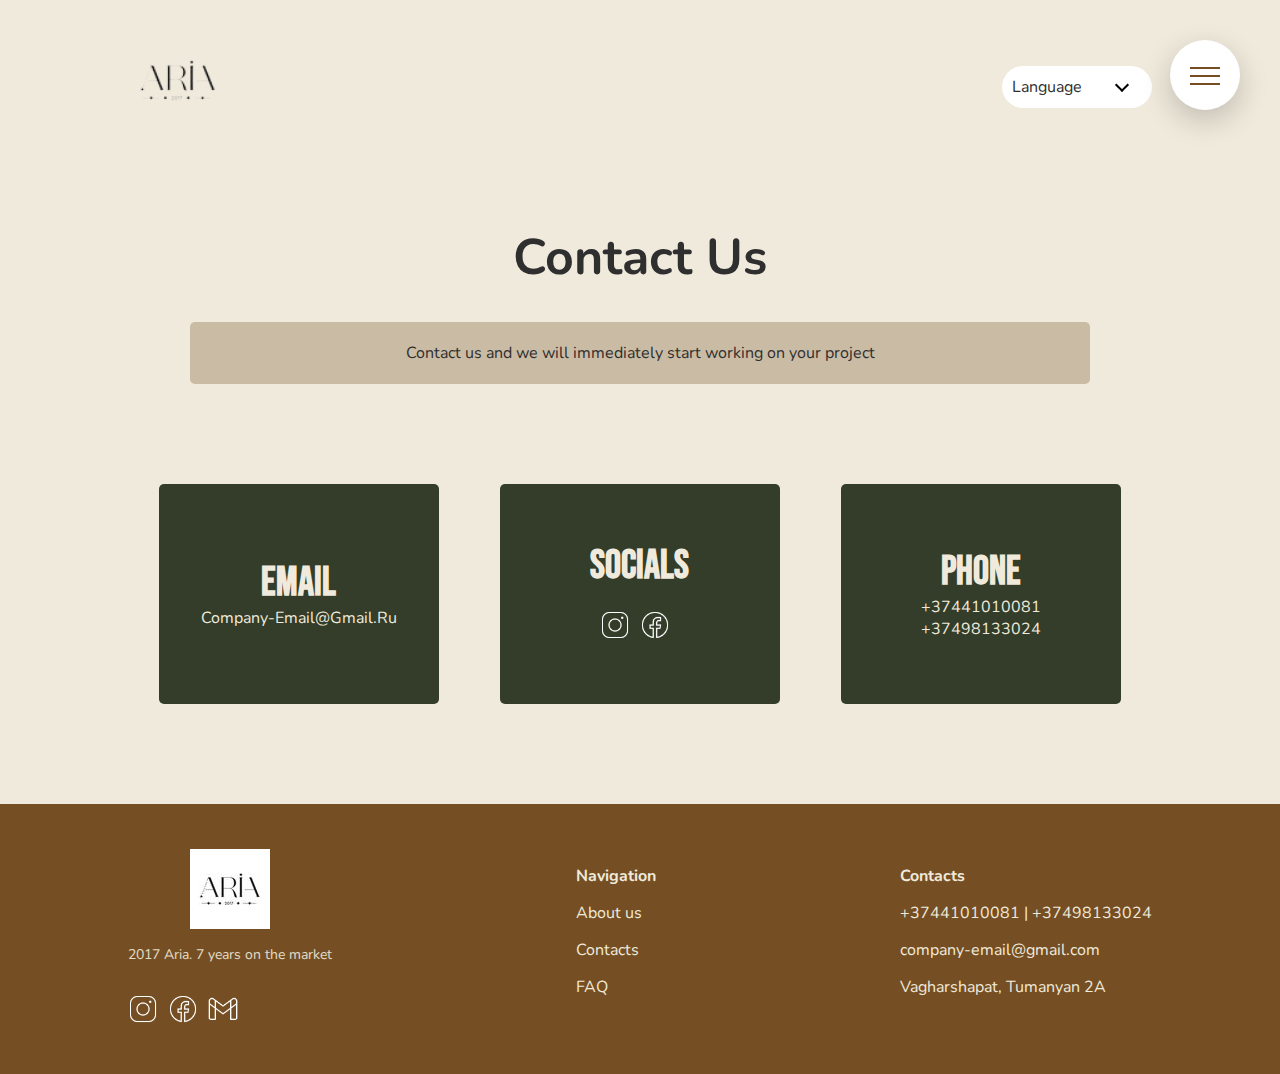
<file: contacts.html>
<!doctype html>
<html lang="en">
  <head>
    <meta charset="UTF-8" />
    <meta name="viewport" content="width=device-width, initial-scale=1.0" />
    <link rel="stylesheet" href="./css/styles.css" />
    <link rel="icon" type="image/png" href="./img/logo.jpg" />
    <title>Aria | Contacts</title>
  </head>
  <body>
    <header class="header">
      <h1 class="header__logo">
        <a href="./index.html" class="header__list-link header__list-logo"
          ><img
            class="header__logo-img"
            src="./img/logo-removebg-preview.png"
            alt="logo"
        /></a>
      </h1>
      <ul class="header__list">
        <!-- <li class="header__list-item">
          <a
            href="./aboutus.html"
            data-lang="about"
            class="lang header__list-link"
            >About us</a
          >
        </li>
        <li class="header__list-item">
          <a
            href="./contacts.html"
            data-lang="contacts"
            class="lang header__list-link"
            >Contacts</a
          >
        </li>
        <li class="header__list-item">
          <a href="./faq.html" data-lang="faq" class="lang header__list-link"
            >FAQ</a
          >
        </li> -->
        <div class="dropdown">
          <input type="checkbox" id="dropdown" />

          <label class="dropdown__face" for="dropdown">
            <div class="dropdown__text">Language</div>

            <div class="dropdown__arrow"></div>
          </label>

          <ul class="dropdown__items">
            <li class="dropdown__item">
              <button
                class="translate translate-eng"
                id="en"
                data-btn="en"
              ></button>
            </li>
            <li class="dropdown__item">
              <button
                class="translate translate-rus"
                id="ru"
                data-btn="ru"
              ></button>
            </li>
            <li class="dropdown__item">
              <button
                class="translate translate-arm"
                id="am"
                data-btn="am"
              ></button>
            </li>
          </ul>
        </div>
      </ul>
    </header>

    <!-- <header class="header"></header> -->

    <div class="navigation">
      <input type="checkbox" class="navigation__checkbox" id="nav-toggle" />
      <label for="nav-toggle" class="navigation__button">
        <span
          class="navigation__icon"
          aria-label="toggle navigation menu"
        ></span>
      </label>
      <div class="navigation__background"></div>

      <nav class="navigation__nav" role="navigation">
        <ul class="navigation__list">
          <li class="navigation__item">
            <a
              href="./aboutus.html"
              data-lang="about"
              class="lang header__list-link"
              >About us</a
            >
          </li>
          <li class="navigation__item">
            <a
              href="./contacts.html"
              data-lang="contacts"
              class="lang header__list-link"
              >Contacts</a
            >
          </li>
          <a href="./faq.html" data-lang="faq" class="lang header__list-link"
            >FAQ</a
          >
        </ul>
      </nav>
    </div>

    <section class="about__stats">
      <h2
        style="margin-top: 5rem"
        data-lang="about_stats_title"
        class="about__stats-title"
      >
        Get in touch with our creator-friendly support team
      </h2>
      <p data-lang="about_stats_text" class="about__stats-text">
        Contact us and we will immediately start working on your project
      </p>

      <ul style="margin: 10rem 0" class="about__stats-cards">
        <li class="about__stats-cards-item">
          <p data-lang="about_stats_num_1" class="about__stats-cards-num">
            Email
          </p>
          <p class="about__stats-cards-text">company-email@gmail.ru</p>
        </li>
        <li class="about__stats-cards-item">
          <p data-lang="about_stats_num_2" class="about__stats-cards-num">
            socials
          </p>
          <div class="about__stats-cards-text">
            <ul class="footer__links">
              <li class="footer__links-item">
                <a
                  href="https://www.instagram.com/aria__textile/"
                  target="_blank"
                  ><img
                    src="./img/icons8-instagram-50 (1).png"
                    alt="instagram"
                    class="footer__icon"
                /></a>
              </li>
              <li class="footer__links-item">
                <img
                  src="./img/icons8-facebook-50.png"
                  alt="facebook"
                  class="footer__icon"
                />
              </li>
            </ul>
          </div>
        </li>
        <li class="about__stats-cards-item">
          <p data-lang="about_stats_num_3" class="about__stats-cards-num">
            phone
          </p>
          <a class="about__stats-cards-text" href="tel:+1234567890"
            >+37441010081 +37498133024</a
          >
        </li>
      </ul>
    </section>

    <footer class="footer">
      <div class="footer__content">
        <div class="footer__left">
          <div class="footer__logo-container">
            <a href="./index.html" class="footer__logo-anchor">
              <img class="footer__logo-img" src="./img/logo.jpg" alt="logo" />
            </a>
          </div>

          <p data-lang="footer_text" class="footer__text">
            2017 Aria. 7 years on the market
          </p>
          <p class="footer__phone">+374-44-444-444</p>
          <ul class="footer__links">
            <li class="footer__links-item">
              <a
                target="_blank"
                href="https://www.instagram.com/aria__textile/"
                class="footer__links-anchor"
                ><img
                  src="./img/icons8-instagram-50 (1).png"
                  alt="gmail"
                  class="footer__icon"
              /></a>
            </li>
            <li class="footer__links-item">
              <img
                src="./img/icons8-facebook-50.png"
                alt="facebook"
                class="footer__icon"
              />
            </li>
            <li class="footer__links-item">
              <img
                src="./img/icons8-gmail-50 (1).png"
                alt="instagram"
                class="footer__icon"
              />
            </li>
          </ul>
        </div>
        <div class="footer__middle">
          <h4 data-lang="footer_nav" class="footer__contact">Navigation</h4>
          <ul class="footer__nav">
            <li class="footer__nav-item">
              <a data-lang="footer_about" href="./aboutus.html">About us</a>
            </li>
            <li class="footer__nav-item">
              <a data-lang="footer_contact" href="./contacts.html">Contacts</a>
            </li>
            <li data-lang="footer_faq" class="footer__nav-item">
              <a href="./faq.html">FAQ</a>
            </li>
          </ul>
        </div>
        <div class="footer__right">
          <h4 data-lang="footer_contact_title" class="footer__contact">
            Contacts
          </h4>
          <ul class="footer__contacts">
            <li class="footer__contacts-item">+37441010081 | +37498133024</li>
            <li class="footer__contacts-item">company-email@gmail.com</li>
            <li data-lang="footer_address" class="footer__contacts-item">
              Vagharshapat, Tumanyan 2A
            </li>
          </ul>
        </div>
      </div>
    </footer>

    <script src="translate.js"></script>
  </body>
</html>
</file>
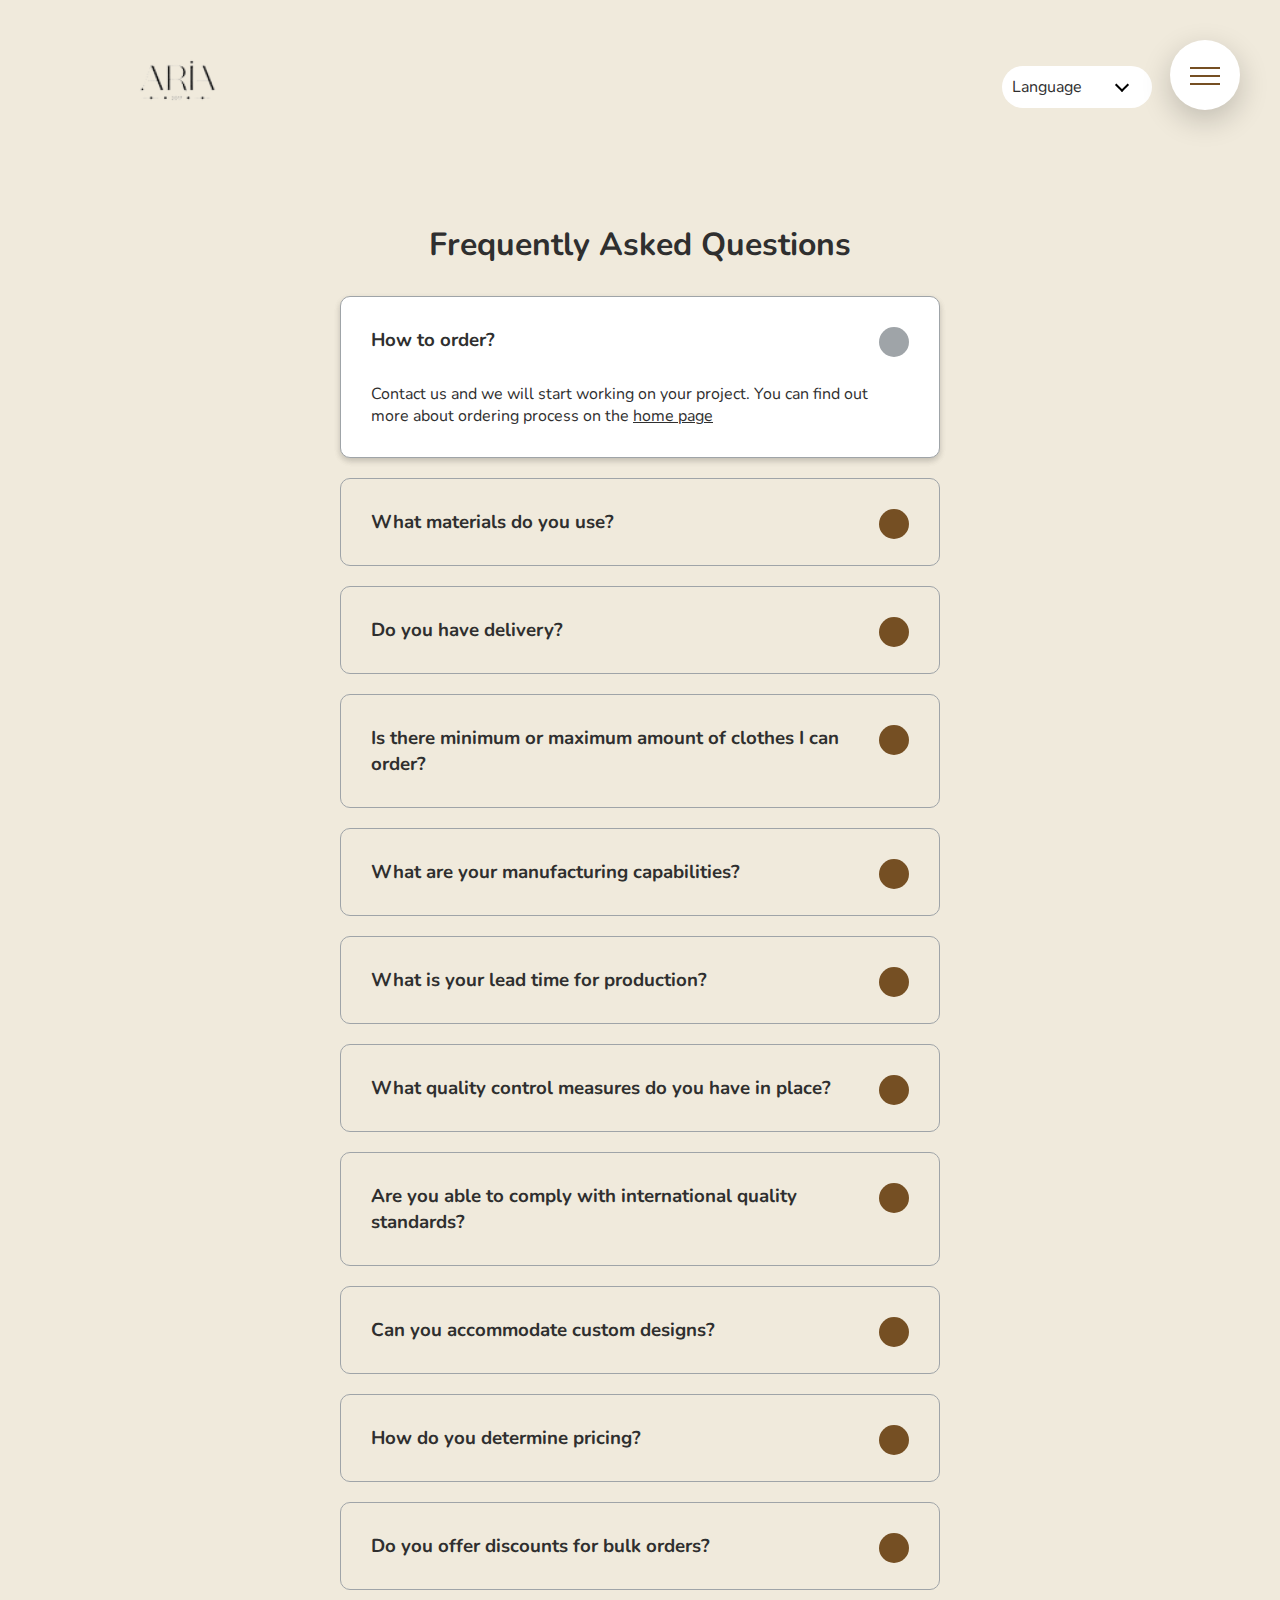
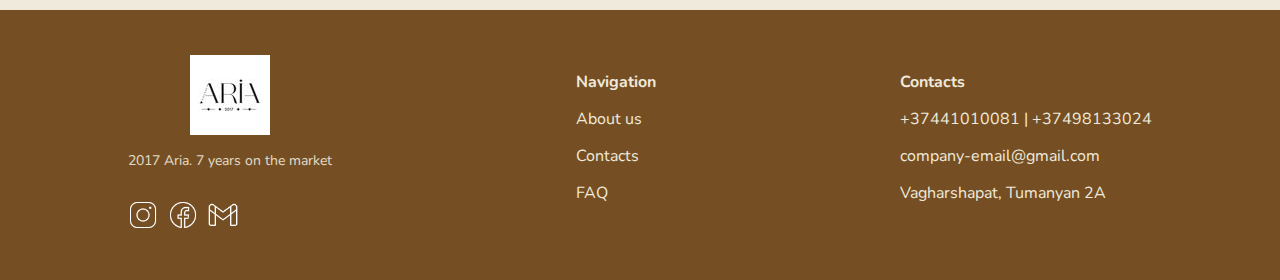
<file: faq.html>
<!doctype html>
<html lang="en">
  <head>
    <meta charset="UTF-8" />
    <meta name="viewport" content="width=device-width, initial-scale=1.0" />
    <link rel="stylesheet" href="./css/styles.css" />
    <link rel="icon" type="image/png" href="./img/logo.jpg" />
    <title>Aria | FAQ</title>
  </head>
  <body>
    <header class="header">
      <h1 class="header__logo">
        <a href="./index.html" class="header__list-link header__list-logo"
          ><img
            class="header__logo-img"
            src="./img/logo-removebg-preview.png"
            alt="logo"
        /></a>
      </h1>
      <ul class="header__list">
        <!-- <li class="header__list-item">
          <a
            href="./aboutus.html"
            data-lang="about"
            class="lang header__list-link"
            >About us</a
          >
        </li>
        <li class="header__list-item">
          <a
            href="./contacts.html"
            data-lang="contacts"
            class="lang header__list-link"
            >Contacts</a
          >
        </li>
        <li class="header__list-item">
          <a href="./faq.html" data-lang="faq" class="lang header__list-link"
            >FAQ</a
          >
        </li> -->
        <div class="dropdown">
          <input type="checkbox" id="dropdown" />

          <label class="dropdown__face" for="dropdown">
            <div class="dropdown__text">Language</div>

            <div class="dropdown__arrow"></div>
          </label>

          <ul class="dropdown__items">
            <li class="dropdown__item">
              <button
                class="translate translate-eng"
                id="en"
                data-btn="en"
              ></button>
            </li>
            <li class="dropdown__item">
              <button
                class="translate translate-rus"
                id="ru"
                data-btn="ru"
              ></button>
            </li>
            <li class="dropdown__item">
              <button
                class="translate translate-arm"
                id="am"
                data-btn="am"
              ></button>
            </li>
          </ul>
        </div>
      </ul>
    </header>

    <!-- <header class="header"></header> -->

    <div class="navigation">
      <input type="checkbox" class="navigation__checkbox" id="nav-toggle" />
      <label for="nav-toggle" class="navigation__button">
        <span
          class="navigation__icon"
          aria-label="toggle navigation menu"
        ></span>
      </label>
      <div class="navigation__background"></div>

      <nav class="navigation__nav" role="navigation">
        <ul class="navigation__list">
          <li class="navigation__item">
            <a
              href="./aboutus.html"
              data-lang="about"
              class="lang header__list-link"
              >About us</a
            >
          </li>
          <li class="navigation__item">
            <a
              href="./contacts.html"
              data-lang="contacts"
              class="lang header__list-link"
              >Contacts</a
            >
          </li>
          <a href="./faq.html" data-lang="faq" class="lang header__list-link"
            >FAQ</a
          >
        </ul>
      </nav>
    </div>

    <div>
      <h1 data-lang="faq_title" class="faq__title">
        Frequently Asked Questions
      </h1>

      <div class="faqs-container">
        <div class="faq active">
          <h3 class="faq-title">How to order?</h3>
          <p class="faq-text">
            Contact us and we will start working on your project. You can find
            out more about ordering process on the
            <a href="./index.html" style="text-decoration: underline"
              >home page</a
            >
          </p>
          <button class="faq-toggle">
            <i class="fas fa-chevron-down"></i>
            <i class="fas fa-times"></i>
          </button>
        </div>

        <div class="faq">
          <h3 class="faq-title">What materials do you use?</h3>
          <p class="faq-text">Nobody knows.</p>
          <button class="faq-toggle">
            <i class="fas fa-chevron-down"></i>
            <i class="fas fa-times"></i>
          </button>
        </div>

        <div class="faq">
          <h3 class="faq-title">Do you have delivery?</h3>
          <p class="faq-text">Yes! ....</p>
          <button class="faq-toggle">
            <i class="fas fa-chevron-down"></i>
            <i class="fas fa-times"></i>
          </button>
        </div>

        <div class="faq">
          <h3 class="faq-title">
            Is there minimum or maximum amount of clothes I can order?
          </h3>
          <p class="faq-text">Yes/No. ......</p>
          <button class="faq-toggle">
            <i class="fas fa-chevron-down"></i>
            <i class="fas fa-times"></i>
          </button>
        </div>

        <div class="faq">
          <h3 class="faq-title">What are your manufacturing capabilities?</h3>
          <p class="faq-text">
            We have the capacity for various manufacturing processes including
            cutting, sewing, printing, embroidery, and garment washing.
          </p>
          <button class="faq-toggle">
            <i class="fas fa-chevron-down"></i>
            <i class="fas fa-times"></i>
          </button>
        </div>
        <div class="faq">
          <h3 class="faq-title">What is your lead time for production?</h3>
          <p class="faq-text">
            The lead time for production can vary depending on the quantity and
            complexity of the order. Typically, it ranges from [X time period]
            to [Y time period].
          </p>
          <button class="faq-toggle">
            <i class="fas fa-chevron-down"></i>
            <i class="fas fa-times"></i>
          </button>
        </div>
        <div class="faq">
          <h3 class="faq-title">
            What quality control measures do you have in place?
          </h3>
          <p class="faq-text">
            We have a dedicated quality control team that conducts inspections
            at various stages of production to ensure that the garments meet the
            specified quality standards.
          </p>
          <button class="faq-toggle">
            <i class="fas fa-chevron-down"></i>
            <i class="fas fa-times"></i>
          </button>
        </div>
        <div class="faq">
          <h3 class="faq-title">
            Are you able to comply with international quality standards?
          </h3>
          <p class="faq-text">
            Yes, we adhere to international quality standards and can provide
            the necessary documentation and certifications upon request.
          </p>
          <button class="faq-toggle">
            <i class="fas fa-chevron-down"></i>
            <i class="fas fa-times"></i>
          </button>
        </div>

        <div class="faq">
          <h3 class="faq-title">Can you accommodate custom designs?</h3>
          <p class="faq-text">
            Yes, we have the capability to work with custom designs provided by
            the clients.
          </p>
          <button class="faq-toggle">
            <i class="fas fa-chevron-down"></i>
            <i class="fas fa-times"></i>
          </button>
        </div>
        <div class="faq">
          <h3 class="faq-title">How do you determine pricing?</h3>
          <p class="faq-text">
            Pricing is determined based on factors such as the type of garment,
            quantity, complexity of the design, and any additional customization
            requirements.
          </p>
          <button class="faq-toggle">
            <i class="fas fa-chevron-down"></i>
            <i class="fas fa-times"></i>
          </button>
        </div>
        <div class="faq">
          <h3 class="faq-title">Do you offer discounts for bulk orders?</h3>
          <p class="faq-text">
            Yes, we offer competitive pricing for bulk orders and can provide
            discounts based on the order quantity.
          </p>
          <button class="faq-toggle">
            <i class="fas fa-chevron-down"></i>
            <i class="fas fa-times"></i>
          </button>
        </div>
      </div>
    </div>

    <footer class="footer">
      <div class="footer__content">
        <div class="footer__left">
          <div class="footer__logo-container">
            <a href="./index.html" class="footer__logo-anchor">
              <img class="footer__logo-img" src="./img/logo.jpg" alt="logo" />
            </a>
          </div>

          <p data-lang="footer_text" class="footer__text">
            2017 Aria. 7 years on the market
          </p>
          <p class="footer__phone">+374-44-444-444</p>
          <ul class="footer__links">
            <li class="footer__links-item">
              <a
                target="_blank"
                href="https://www.instagram.com/aria__textile/"
                class="footer__links-anchor"
                ><img
                  src="./img/icons8-instagram-50 (1).png"
                  alt="gmail"
                  class="footer__icon"
              /></a>
            </li>
            <li class="footer__links-item">
              <img
                src="./img/icons8-facebook-50.png"
                alt="facebook"
                class="footer__icon"
              />
            </li>
            <li class="footer__links-item">
              <img
                src="./img/icons8-gmail-50 (1).png"
                alt="instagram"
                class="footer__icon"
              />
            </li>
          </ul>
        </div>
        <div class="footer__middle">
          <h4 data-lang="footer_nav" class="footer__contact">Navigation</h4>
          <ul class="footer__nav">
            <li class="footer__nav-item">
              <a data-lang="footer_about" href="./aboutus.html">About us</a>
            </li>
            <li class="footer__nav-item">
              <a data-lang="footer_contact" href="./contacts.html">Contacts</a>
            </li>
            <li data-lang="footer_faq" class="footer__nav-item">
              <a href="./faq.html">FAQ</a>
            </li>
          </ul>
        </div>
        <div class="footer__right">
          <h4 data-lang="footer_contact_title" class="footer__contact">
            Contacts
          </h4>
          <ul class="footer__contacts">
            <li class="footer__contacts-item">+37441010081 | +37498133024</li>
            <li class="footer__contacts-item">company-email@gmail.com</li>
            <li data-lang="footer_address" class="footer__contacts-item">
              Vagharshapat, Tumanyan 2A
            </li>
          </ul>
        </div>
      </div>
    </footer>

    <script src="index.js"></script>
    <script src="translate.js"></script>
  </body>
</html>
</file>
<file: css/styles.css>
@import url("https://fonts.googleapis.com/css2?family=Bebas+Neue&family=Playfair+Display:ital,wght@0,400..900;1,400..900&display=swap");
/*
0 - 600px:      Phone
600 - 900px:    Tablet portrait
900 - 1200px:   Tablet landscape
[1200 - 1800] is where our normal styles apply
1800px + :      Big desktop

$breakpoint arguement choices:
- phone
- tab-port
- tab-land
- desktop
- big-desktop

1em = 16px
*/
@import url("https://fonts.googleapis.com/css?family=Josefin+Sans:400,700");
@import url("https://fonts.googleapis.com/css?family=Oswald");
@import url("https://fonts.googleapis.com/css2?family=Nunito:wght@200;300;400;600;700;800&amp;display=swap");
*,
*::after,
*::before {
  margin: 0;
  padding: 0;
  box-sizing: inherit;
}

html {
  font-size: 62.5%;
}
@media only screen and (max-width: 75em) {
  html {
    font-size: 56.25%;
  }
}
@media only screen and (max-width: 56.25em) {
  html {
    font-size: 50%;
  }
}
@media only screen and (min-width: 130.5em) {
  html {
    font-size: 75%;
  }
}

html {
  overflow-x: hidden;
}

body {
  box-sizing: border-box;
  font-size: 1.6rem;
  overflow-x: hidden;
  color: #2f2f2f;
  background-color: #f0eadc;
  font-family: "Playfair Display", serif;
}

a {
  text-decoration: none;
  color: inherit;
}

ul {
  list-style: none;
}

.navigation__checkbox {
  display: none;
}

.navigation__button {
  position: fixed;
  top: 1.5rem;
  right: 1.5rem;
  height: 5rem;
  width: 5rem;
  text-align: center;
  background-color: #fff;
  border-radius: 50%;
  z-index: 300;
  box-shadow: 0 1rem 3rem rgba(0, 0, 0, 0.2);
  cursor: pointer;
}

@media screen and (min-width: 600px) {
  .navigation__button {
    top: 4rem;
    right: 4rem;
    height: 7rem;
    width: 7rem;
  }
}
.navigation__background {
  position: fixed;
  top: 2rem;
  right: 2rem;
  height: 3rem;
  width: 3rem;
  border-radius: 50%;
  background: rgba(117, 79, 35, 0.8);
  background-size: cover;
  background-position: center;
  z-index: 100;
  transition: all 800ms cubic-bezier(0.86, 0, 0.07, 1);
}

@media screen and (min-width: 600px) {
  .navigation__background {
    top: 4.5rem;
    right: 4.5rem;
    height: 6rem;
    width: 6rem;
  }
}
.navigation__nav {
  position: fixed;
  top: 0;
  left: 0;
  height: 100vh;
  opacity: 0;
  width: 0;
  visibility: hidden;
  z-index: 200;
  transition: all 800ms cubic-bezier(0.68, -0.55, 0.265, 1.55);
}

.navigation__list {
  /*@include center;*/
  position: absolute;
  top: 50%;
  left: 50%;
  transform: translate(-50%, -50%);
  text-align: center;
  width: 100%;
  list-style: none;
}

.navigation__item {
  margin: 2rem;
  border-bottom: 1px solid #f0eadc;
}

.navigation__link:link,
.navigation__link:visited {
  display: inline-block;
  padding: 1rem 2rem;
  text-transform: uppercase;
  color: #f4f4f4;
  font-size: 2.4rem;
  text-decoration: none;
  transition: all 0.2s;
}

@media (min-width: 768px) {
  .navigation__link:link,
  .navigation__link:visited {
    font-size: 3.8rem;
  }
}
.navigation__link span {
  margin-right: 1.5rem;
  display: inline-block;
}

.navigation__link:hover {
  color: #c1d0d0;
  transform: scale(1.1);
}

.navigation__checkbox:checked ~ .navigation__background {
  transform: scale(80);
}

.navigation__checkbox:checked ~ .navigation__nav {
  width: 100%;
  visibility: visible;
  opacity: 1;
}

.navigation__icon {
  position: relative;
  margin-top: 2.5rem;
}

@media screen and (min-width: 768px) {
  .navigation__icon {
    margin-top: 3.5rem;
  }
}
.navigation__icon,
.navigation__icon::before,
.navigation__icon::after {
  display: inline-block;
  width: 2.2rem;
  height: 2px;
  background-color: #754f23;
}

@media (min-width: 768px) {
  .navigation__icon,
  .navigation__icon::before,
  .navigation__icon::after {
    width: 3rem;
  }
}
.navigation__icon::before,
.navigation__icon::after {
  content: "";
  position: absolute;
  left: 0;
  transition: all 200ms;
}

.navigation__icon::before {
  top: -0.8rem;
}

.navigation__icon::after {
  top: 0.8rem;
}

.navigation__button:hover .navigation__icon::before {
  top: -1rem;
}

.navigation__button:hover .navigation__icon::after {
  top: 1rem;
}

.navigation__checkbox:checked + .navigation__button .navigation__icon {
  background-color: transparent;
}

.navigation__checkbox:checked + .navigation__button .navigation__icon::before {
  top: 0;
  transform: rotate(135deg);
}

.navigation__checkbox:checked + .navigation__button .navigation__icon::after {
  top: 0;
  transform: rotate(-135deg);
}

/*-----------------------*/
#by {
  font-family: "Arima Madurai", cursive;
  color: rgba(117, 79, 35, 0.3);
  font-size: 10px;
  position: absolute;
  top: 22%;
  right: 2.5%;
}

.dropdown {
  position: relative;
  width: 15rem;
  filter: url(#goo);
  margin: 0 auto;
}
.dropdown__text {
  font-size: 1.6rem;
}
.dropdown__face, .dropdown__items {
  background-color: #fff;
  padding: 1rem;
  border-radius: 25px;
}
.dropdown__face {
  display: block;
  position: relative;
}
.dropdown__items {
  margin: 0;
  position: absolute;
  right: 0;
  top: 50%;
  width: 100%;
  list-style: none;
  list-style-type: none;
  display: flex;
  justify-content: space-between;
  visibility: hidden;
  z-index: -1;
  opacity: 0;
  transition: all 0.4s cubic-bezier(0.93, 0.88, 0.1, 0.8);
}
.dropdown__items::before {
  content: "";
  background-color: #fff;
  position: absolute;
  bottom: 100%;
  right: 20%;
  height: 1rem;
  width: 2rem;
}
.dropdown__arrow {
  border-bottom: 2px solid #000;
  border-right: 2px solid #000;
  position: absolute;
  top: 50%;
  right: 30px;
  width: 10px;
  height: 10px;
  transform: rotate(45deg) translateY(-50%);
  transform-origin: right;
}
.dropdown input {
  display: none;
}
.dropdown input:checked ~ .dropdown__items {
  top: calc(100% + 10px);
  visibility: visible;
  opacity: 1;
}

svg {
  display: none;
}

.flag {
  width: 2.6rem;
  height: 1.6rem;
  cursor: pointer;
}

.translate {
  background-color: transparent;
  border: none;
  position: relative;
  z-index: 2;
  background-position: center;
  background-size: cover;
  width: 2.6rem;
  height: 1.6rem;
  margin: 0 5px;
}
.translate-eng {
  background-image: url(../img/uk.svg.webp);
}
.translate-rus {
  background-image: url(../img/Russia.svg.png);
}
.translate-arm {
  background-image: url(../img/Armenia.svg.png);
}

.header {
  width: 80%;
  margin: 0 auto;
  display: flex;
  justify-content: space-between;
  align-items: center;
  padding: 3rem 0;
}
@media only screen and (max-width: 37.5em) {
  .header {
    width: 95%;
  }
}
@media only screen and (max-width: 37.5em) {
  .header {
    display: block;
  }
}
.header__logo-img {
  width: 10rem;
  height: 10rem;
}
.header__list-link {
  text-transform: capitalize;
  font-size: 5rem;
  cursor: pointer;
  font-weight: 700;
  color: #f0eadc;
}
@media only screen and (max-width: 37.5em) {
  .header__list {
    justify-content: center;
  }
}
.header__list-logo {
  font-family: "Playfair Display", serif;
}
.header__list-item:not(:last-child) {
  margin-right: 3rem;
}
@media only screen and (max-width: 37.5em) {
  .header__logo {
    text-align: center;
  }
}

.home__top {
  width: 80%;
  margin: 0 auto;
  display: flex;
  justify-content: space-between;
  height: 80vh;
  margin-top: 10rem;
}
@media only screen and (max-width: 37.5em) {
  .home__top {
    width: 95%;
  }
}
@media only screen and (max-width: 75em) {
  .home__top {
    display: block;
  }
}
@media only screen and (max-width: 37.5em) {
  .home__top {
    margin-top: 1rem;
    height: min-content;
  }
}
.home__top-title {
  font-size: 7.5rem;
  text-transform: capitalize;
}
@media only screen and (max-width: 37.5em) {
  .home__top-title {
    font-size: 5.5rem;
  }
}
.home__top-text {
  font-size: 2rem;
  width: 60rem;
  margin: 2rem 0;
}
@media only screen and (max-width: 75em) {
  .home__top-text {
    text-align: center;
    margin: 2rem auto;
  }
}
@media only screen and (max-width: 37.5em) {
  .home__top-text {
    width: 32rem;
    font-size: 1.6rem;
  }
}
.home__top-btn {
  background-color: #754f23;
  width: 25rem;
  color: #f0eadc;
  padding: 2rem 2rem;
  border: 3px solid #754f23;
  border-radius: 20px;
  font-size: 2rem;
  cursor: pointer;
  font-weight: 600;
  transition: all 0.3s;
}
@media only screen and (max-width: 75em) {
  .home__top-btn-container {
    display: flex;
    justify-content: center;
  }
}
.home__top-btn:hover {
  background-color: #f0eadc;
  border: 3px solid #754f23;
  color: #754f23;
}
.home__top-left {
  display: flex;
  flex-direction: column;
  justify-content: space-around;
  padding: 15rem 15rem 15rem 0;
  width: 50%;
}
@media only screen and (max-width: 75em) {
  .home__top-left {
    width: 100%;
    padding: 5rem;
    text-align: center;
  }
}
@media only screen and (max-width: 37.5em) {
  .home__top-left {
    padding: 5px;
  }
}
.home__top-person {
  width: 45rem;
  height: 60rem;
}
.home__top-person-container {
  position: absolute;
  z-index: 3;
  left: 15%;
  bottom: 0;
}
.home__top-filled {
  width: 35rem;
  height: 60rem;
}
.home__top-filled-container {
  position: absolute;
  z-index: 2;
  bottom: 0;
  left: 20%;
}
.home__top-unfilled {
  width: 45rem;
  height: 65rem;
}
.home__top-unfilled-container {
  position: absolute;
  z-index: 1;
  bottom: 0;
  left: 20%;
}
.home__top-right {
  width: 50%;
  position: relative;
}
@media only screen and (max-width: 75em) {
  .home__top-right {
    display: none;
  }
}

.trending {
  width: 80%;
  margin: 0 auto;
  margin-top: 5rem;
  position: relative;
}
@media only screen and (max-width: 37.5em) {
  .trending {
    width: 95%;
  }
}
.trending__title {
  font-size: 6rem;
  padding-bottom: 2rem;
  border-bottom: 1px solid #754f23;
  width: max-content;
}
@media only screen and (max-width: 37.5em) {
  .trending__title {
    font-size: 4rem;
    width: 90%;
  }
}
.trending__title span {
  font-size: 3rem;
}
@media only screen and (max-width: 37.5em) {
  .trending__title span {
    font-size: 2rem;
  }
}
.trending__subtitle {
  font-size: 2rem;
  margin-top: 2rem;
}
.trending__cards {
  display: flex;
  justify-content: space-between;
  margin-top: 5rem;
}
@media only screen and (max-width: 37.5em) {
  .trending__cards {
    display: block;
  }
}
.trending__card {
  border: 1px solid #754f23;
  padding: 2rem;
  border-radius: 20px;
  height: min-content;
  margin: 2rem;
  width: 100%;
}
@media only screen and (max-width: 37.5em) {
  .trending__card {
    width: 85%;
  }
}
.trending__card-img {
  border-radius: 20px;
  transition: all 0.3s;
  width: 100%;
}
.trending__card-img-container {
  overflow: hidden;
}
.trending__card-img:hover {
  transform: scale(1.1);
  border-radius: 50px;
}
.trending__card--1 {
  align-self: flex-end;
  width: 70%;
}
@media only screen and (max-width: 37.5em) {
  .trending__card--1 {
    width: 90%;
  }
}
.trending__card--2 {
  height: 100%;
}
@media only screen and (max-width: 37.5em) {
  .trending__card--2 {
    width: 90%;
  }
}
.trending__card--3 {
  width: 70%;
}
@media only screen and (max-width: 37.5em) {
  .trending__card--3 {
    width: 90%;
  }
}
.trending__card-title {
  margin: 1rem 0;
  font-size: 2.2rem;
}
.trending__card-material {
  margin-top: 3rem;
}
.trending__card-material span {
  font-size: 1.8rem;
  font-weight: 700;
}
.trending__btn {
  background-color: #754f23;
  width: 25rem;
  color: #f0eadc;
  padding: 2rem 2rem;
  border: 3px solid #754f23;
  border-radius: 20px;
  font-size: 2rem;
  font-weight: 600;
  cursor: pointer;
  transition: all 0.3s;
}
.trending__btn-container {
  position: absolute;
  right: 0;
  bottom: 0;
}
.trending__btn:hover {
  background-color: #f0eadc;
  border: 3px solid #754f23;
  color: #754f23;
}

.summer {
  width: 80%;
  margin: 0 auto;
  margin-top: 10rem;
  height: 100vh;
  position: relative;
}
@media only screen and (max-width: 37.5em) {
  .summer {
    width: 95%;
  }
}
@media only screen and (max-width: 75em) {
  .summer {
    height: min-content;
  }
}
.summer__content-container {
  display: flex;
  justify-content: space-between;
  margin-top: 5rem;
}
@media only screen and (max-width: 75em) {
  .summer__content-container {
    display: block;
  }
}
.summer__content-container span {
  font-size: 3rem;
}
@media only screen and (max-width: 37.5em) {
  .summer__content-container span {
    font-size: 2rem;
  }
}
.summer__left {
  width: 50%;
  display: flex;
  flex-direction: column;
  align-items: center;
}
@media only screen and (max-width: 75em) {
  .summer__left {
    width: 100%;
    height: 55rem;
    flex-direction: row;
  }
}
@media only screen and (max-width: 37.5em) {
  .summer__left {
    flex-direction: column;
  }
}
.summer__left-img {
  width: 41rem;
  height: 52rem;
  object-fit: cover;
  position: relative;
}
@media only screen and (max-width: 37.5em) {
  .summer__left-img {
    width: 30rem;
  }
}
.summer__left span {
  font-size: 3rem;
}
@media only screen and (max-width: 37.5em) {
  .summer__left span {
    font-size: 2rem;
  }
}
.summer__left-text {
  width: 55rem;
  margin-top: 5rem;
  font-size: 1.8rem;
}
@media only screen and (max-width: 75em) {
  .summer__left-text {
    width: 40rem;
    margin-left: 5rem;
  }
}
@media only screen and (max-width: 37.5em) {
  .summer__left-text {
    text-align: center;
    margin: 2rem 0;
    width: 30rem;
  }
}
.summer__right {
  width: 50%;
}
@media only screen and (max-width: 75em) {
  .summer__right {
    width: 100%;
    position: relative;
    margin-top: 10rem;
    height: 40rem;
  }
}
@media only screen and (max-width: 37.5em) {
  .summer__right {
    height: 55rem;
    margin-top: 15rem;
  }
}
.summer__right-text {
  width: 59rem;
  font-size: 1.8rem;
  position: relative;
  z-index: 4;
}
@media only screen and (max-width: 75em) {
  .summer__right-text {
    width: 30rem;
  }
}
@media only screen and (max-width: 37.5em) {
  .summer__right-text {
    position: absolute;
    width: 35rem;
    text-align: center;
    left: 50%;
    transform: translateX(-50%);
    bottom: 5rem;
  }
}
.summer__right-img {
  border-radius: 20px;
}
.summer__right-img--1 {
  width: 22rem;
  height: 28rem;
  object-fit: cover;
}
@media only screen and (max-width: 56.25em) {
  .summer__right-img--1 {
    height: 25rem;
  }
}
@media only screen and (max-width: 37.5em) {
  .summer__right-img--1 {
    height: 20rem;
    width: 15rem;
  }
}
.summer__right-img--2 {
  height: 49rem;
  width: 41rem;
  object-fit: cover;
}
@media only screen and (max-width: 37.5em) {
  .summer__right-img--2 {
    height: 35rem;
    width: 31rem;
  }
}
.summer__right-img-container--1 {
  position: absolute;
  bottom: 0rem;
  z-index: 3;
}
@media only screen and (max-width: 75em) {
  .summer__right-img-container--1 {
    right: 20rem;
  }
}
@media only screen and (max-width: 37.5em) {
  .summer__right-img-container--1 {
    right: 25rem;
    top: 10rem;
  }
}
.summer__right-img-container--2 {
  position: absolute;
  bottom: 5rem;
  right: 20rem;
}
@media only screen and (max-width: 75em) {
  .summer__right-img-container--2 {
    right: 0rem;
  }
}
@media only screen and (max-width: 37.5em) {
  .summer__right-img-container--2 {
    position: absolute;
    left: 10rem;
    top: 0;
  }
}
.summer__btn {
  background-color: #754f23;
  width: 25rem;
  color: #f0eadc;
  padding: 2rem 2rem;
  border: 3px solid #754f23;
  border-radius: 20px;
  font-size: 2rem;
  font-weight: 600;
  cursor: pointer;
  transition: all 0.3s;
}
.summer__btn-container {
  position: absolute;
  right: 0;
  bottom: 0;
}
.summer__btn:hover {
  background-color: #f0eadc;
  border: 3px solid #754f23;
  color: #754f23;
}

.winter {
  width: 80%;
  margin: 0 auto;
  margin-top: 5rem;
  position: relative;
  height: 85vh;
}
@media only screen and (max-width: 37.5em) {
  .winter {
    width: 95%;
  }
}
.winter__title {
  font-size: 6rem;
  padding-bottom: 2rem;
  border-bottom: 1px solid #754f23;
  width: max-content;
  position: absolute;
  right: 0;
}
@media only screen and (max-width: 37.5em) {
  .winter__title {
    font-size: 4rem;
    width: 85vw;
    text-align: end;
  }
}
.winter__title span {
  font-size: 3rem;
}
@media only screen and (max-width: 37.5em) {
  .winter__title span {
    font-size: 2rem;
  }
}
.winter__subtitle {
  font-size: 2rem;
  margin-top: 2rem;
  position: absolute;
  right: 0;
  top: 10rem;
  text-align: right;
}
@media only screen and (max-width: 37.5em) {
  .winter__subtitle {
    margin-top: 4rem;
  }
}
.winter__content-container {
  display: flex;
  justify-content: space-between;
  padding-top: 20rem;
  height: 100%;
}
@media only screen and (max-width: 75em) {
  .winter__content-container {
    display: block;
  }
}
.winter__left {
  width: 50%;
  position: relative;
}
@media only screen and (max-width: 75em) {
  .winter__left {
    width: 100%;
    height: 45rem;
  }
}
.winter__left-text {
  width: 50rem;
  font-size: 1.8rem;
  position: relative;
  z-index: 5;
}
@media only screen and (max-width: 56.25em) {
  .winter__left-text {
    width: 40rem;
  }
}
@media only screen and (max-width: 37.5em) {
  .winter__left-text {
    width: 30rem;
    text-align: center;
    margin: 0 auto;
  }
}
.winter__left-img--1 {
  width: 43rem;
  height: 28rem;
  object-fit: cover;
  background-position: top;
}
@media only screen and (max-width: 56.25em) {
  .winter__left-img--1 {
    width: 35rem;
  }
}
@media only screen and (max-width: 37.5em) {
  .winter__left-img--1 {
    width: 35rem;
    height: 23rem;
  }
}
.winter__left-img--2 {
  width: 32rem;
  height: 41rem;
  object-fit: cover;
}
@media only screen and (max-width: 56.25em) {
  .winter__left-img--2 {
    width: 35rem;
  }
}
@media only screen and (max-width: 37.5em) {
  .winter__left-img--2 {
    width: 25rem;
  }
}
.winter__left-img-container--1 {
  position: absolute;
  left: 20%;
  bottom: 0;
  z-index: 2;
}
@media only screen and (max-width: 37.5em) {
  .winter__left-img-container--1 {
    position: relative;
    top: 28rem;
    left: 50%;
    transform: translateX(-50%);
  }
}
.winter__left-img-container--2 {
  position: absolute;
  bottom: 0;
  right: 0;
}
@media only screen and (max-width: 37.5em) {
  .winter__left-img-container--2 {
    top: 20rem;
    right: 50%;
    transform: translateX(70%);
  }
}
.winter__right {
  width: 50%;
  position: relative;
}
@media only screen and (max-width: 75em) {
  .winter__right {
    width: 100%;
  }
}
.winter__right-text {
  width: 80%;
  font-size: 1.8rem;
  position: absolute;
  top: 40%;
  left: 20%;
}
@media only screen and (max-width: 75em) {
  .winter__right-text {
    text-align: center;
    left: 0;
    left: 50%;
    transform: translateX(-50%);
    margin: 5rem 0;
  }
}
@media only screen and (max-width: 37.5em) {
  .winter__right-text {
    margin-top: 30rem;
  }
}
.winter__right-btn {
  background-color: #754f23;
  width: 25rem;
  color: #f0eadc;
  padding: 2rem 2rem;
  border: 3px solid #754f23;
  border-radius: 20px;
  font-size: 2rem;
  font-weight: 600;
  cursor: pointer;
  transition: all 0.3s;
}
.winter__right-btn-container {
  position: absolute;
  top: 15%;
  right: 0%;
}
.winter__right-btn:hover {
  background-color: #f0eadc;
  border: 3px solid #754f23;
  color: #754f23;
}

.order {
  width: 80%;
  margin: 0 auto;
  margin: 12rem auto 3rem auto;
  text-align: center;
}
@media only screen and (max-width: 37.5em) {
  .order {
    width: 95%;
  }
}
.order__title {
  font-size: 6rem;
}
@media only screen and (max-width: 37.5em) {
  .order__title {
    font-size: 4rem;
    margin-top: 41rem;
  }
}
@media only screen and (max-width: 32em) {
  .order__title {
    font-size: 4rem;
    margin-top: 46rem;
  }
}
.order__title span {
  font-size: 3rem;
}
@media only screen and (max-width: 37.5em) {
  .order__title span {
    font-size: 2rem;
  }
}
.order__subtitle {
  font-size: 2rem;
}

.site {
  display: grid;
  grid-template-rows: 3fr 2fr;
  grid-template-columns: 5rem 1fr 1fr 5rem;
  box-shadow: 0 0.5rem 2rem rgba(0, 0, 0, 0.1);
  width: 95vw;
  height: 100vh;
  font-family: "Josefin Sans", sans-serif;
  background-color: #f3e8cf;
}
@media only screen and (max-width: 37.5em) {
  .site {
    grid-template-rows: auto;
  }
}
.site * {
  transition: all 0.5s ease;
}

.site {
  --total: 4;
  --percentage: calc(var(--scene)/var(--total));
}

input[value="1"]:checked ~ .site {
  --scene: 1;
}

input[value="2"]:checked ~ .site {
  --scene: 2;
}

input[value="3"]:checked ~ .site {
  --scene: 3;
}

input[value="4"]:checked ~ .site {
  --scene: 4;
}

input[name=scene] {
  display: none;
}

input[value="1"]:checked ~ * label[data-scene="1"],
input[value="2"]:checked ~ * label[data-scene="2"],
input[value="3"]:checked ~ * label[data-scene="3"],
input[value="4"]:checked ~ * label[data-scene="4"] {
  display: none;
}

input[value="1"]:checked ~ * [data-scene]:not([data-scene="1"]) .heading,
input[value="1"]:checked ~ * [data-scene]:not([data-scene="1"]) .paragraph,
input[value="2"]:checked ~ * [data-scene]:not([data-scene="2"]) .heading,
input[value="2"]:checked ~ * [data-scene]:not([data-scene="2"]) .paragraph,
input[value="3"]:checked ~ * [data-scene]:not([data-scene="3"]) .heading,
input[value="3"]:checked ~ * [data-scene]:not([data-scene="3"]) .paragraph,
input[value="4"]:checked ~ * [data-scene]:not([data-scene="4"]) .heading,
input[value="4"]:checked ~ * [data-scene]:not([data-scene="4"]) .paragraph {
  transform: translateX(-25%);
  opacity: 0;
}

input[value="1"]:checked ~ * [data-scene="1"] + [data-scene],
input[value="2"]:checked ~ * [data-scene="2"] + [data-scene],
input[value="3"]:checked ~ * [data-scene="3"] + [data-scene],
input[value="4"]:checked ~ * [data-scene="4"] + [data-scene] {
  transform: translateX(25%);
}

.layer {
  position: absolute;
  left: 0;
  right: 0;
  bottom: 0;
  top: 0;
  width: 100%;
  height: 100%;
  margin: auto;
}

.landscape {
  display: flex;
  align-items: center;
  grid-row: 1/2;
  grid-column: 1/-1;
  background-color: #141610;
  background-image: url(../img/factory.png);
  background-repeat: no-repeat;
  background-size: cover;
  background-position: center 20%;
  overflow: hidden;
}

.landscape-text {
  display: inline-block;
  font-size: 18rem;
  font-weight: bold;
  background: inherit;
  background-image: url("https://picsum.photos/5615/2907?image=974");
  background-clip: text;
  -webkit-background-clip: text;
  background-size: 160% auto;
  background-position: calc(80% + -70% * var(--percentage)) 0;
  color: transparent;
  transform: translateX(calc(40% + -100% * var(--percentage)));
  color: #f0eadc;
}
@media only screen and (max-width: 95em) {
  .landscape-text {
    font-size: 10rem;
  }
}
@media only screen and (max-width: 56.25em) {
  .landscape-text {
    font-size: 7rem;
  }
}
@media only screen and (max-width: 37.5em) {
  .landscape-text {
    font-size: 3.5rem;
    left: 10rem;
  }
}

.paragraph {
  margin-top: 2rem;
}

.left-side {
  grid-row: 1/2;
  grid-column: 2/3;
  font-family: "Oswald";
  align-self: end;
}

.page-numbers {
  color: white;
  overflow: hidden;
}
.page-numbers:after {
  content: "/" attr(data-total);
  font-size: 1rem;
  position: absolute;
  top: 0;
  left: 6rem;
  font-size: 2rem;
}

.page-number {
  font-size: 6rem;
}
.page-number--tens {
  align-self: flex-end;
}
.page-number--ones {
  position: absolute;
  top: 0;
  left: 0.5em;
  transform: translateY(calc(-100% * (var(--percentage) - 1 / var(--total))));
}

.left-content {
  grid-row: 2/4;
  grid-column: 1/3;
}

.right-content {
  color: black;
  grid-row: 2/4;
  grid-column: 3/-1;
  overflow: hidden;
}
@media only screen and (max-width: 37.5em) {
  .right-content {
    grid-column: auto;
  }
}
.right-content > .layer {
  padding: 30px;
}
@media only screen and (max-width: 75em) {
  .right-content {
    width: 80vw;
  }
}
@media only screen and (max-width: 56.25em) {
  .right-content {
    width: 90vw;
  }
}

.slide-nav {
  position: absolute;
  right: 0;
  bottom: 0;
  overflow: hidden;
}

.nav-button-container {
  display: flex;
  position: absolute;
  top: 0;
  transition: none;
  transform: translateX(calc(100% + -1 * 10rem * (var(--scene) + 1)));
  opacity: 0;
}

.button-container {
  display: flex;
  outline: none;
  right: 0;
}

.nav-button {
  display: flex;
  justify-content: center;
  align-items: center;
  padding: 0.5em;
  width: 10rem;
  background: rgba(0, 0, 0, 0.8);
  color: white;
  cursor: pointer;
  font-family: inherit;
  height: 3rem;
  border: none;
  padding: 0.5rem;
  outline: none;
}

.hero {
  color: white;
  grid-row: 1/2;
  grid-column: 3/-1;
}
.hero > .layer {
  display: flex;
  height: 40%;
}

*,
*:before,
*:after {
  box-sizing: border-box;
  position: relative;
}

.slider {
  display: flex;
  justify-content: center;
  align-items: center;
  height: 115vh;
  background-color: #ccc;
}
.slider__arrow {
  height: 3rem;
  width: 3rem;
  margin: 0 5px;
}
.slider__contacts {
  margin-top: 3rem;
}
.slider__contacts-item {
  display: flex;
  align-items: center;
  margin: 1rem 0;
  font-size: 2rem;
}
.slider__img-icon {
  width: 2.5rem;
  height: 2.5rem;
  margin-right: 1rem;
}

.heading {
  color: #f0eadc;
  font-size: 5rem;
  background-color: rgba(47, 47, 47, 0.5);
  height: min-content;
  padding: 1rem;
  display: flex;
  align-items: center;
}
@media only screen and (max-width: 37.5em) {
  .heading {
    font-size: 2.2rem;
  }
}
.heading__top {
  top: 20rem;
}
@media only screen and (max-width: 75em) {
  .heading__top {
    left: 20rem;
    top: 17rem;
  }
}
@media only screen and (max-width: 37.5em) {
  .heading__top {
    top: 15rem;
    left: 0rem;
  }
}

.responsive-cell-block {
  min-height: 75px;
}

.text-blk {
  margin-top: 0px;
  margin-right: 0px;
  margin-bottom: 0px;
  margin-left: 0px;
  padding-top: 0px;
  padding-right: 0px;
  padding-bottom: 0px;
  padding-left: 0px;
  line-height: 25px;
  height: 50%;
  width: 100%;
}

img {
  object-fit: cover;
}

.responsive-container-block {
  min-height: 75px;
  height: fit-content;
  width: 100%;
  padding-top: 0px;
  padding-right: 0px;
  padding-bottom: 0px;
  padding-left: 0px;
  display: flex;
  flex-wrap: wrap;
  margin-top: 0px;
  margin-right: auto;
  margin-bottom: 0px;
  margin-left: auto;
  justify-content: flex-start;
}

.responsive-container-block.bg {
  width: 100%;
  height: auto;
  flex-direction: column;
  justify-content: flex-start;
  align-items: center;
  max-width: 1320px;
  margin: 50px 0 50px 0;
}

.text-blk.title {
  width: 100%;
  height: auto;
  text-align: center;
  font-size: 36px;
  line-height: 45px;
  font-weight: 900;
  margin-top: 0px;
  margin-right: 0px;
  margin-bottom: 0px;
  margin-left: 0px;
  margin: 0 0 15px 0;
}

* {
  font-family: Nunito, sans-serif;
}

.text-blk.desc {
  text-align: center;
  font-size: 18px;
  line-height: 28px;
  height: auto;
  margin-top: 0px;
  margin-right: 0px;
  margin-bottom: 50px;
  margin-left: 0px;
  max-width: 750px;
}

.responsive-container-block.blocks {
  width: 100%;
  min-height: 0px;
  justify-content: space-between;
  max-width: 1320px;
}

.responsive-cell-block.wk-desk-1.wk-tab-1.wk-mobile-1.wk-ipadp-1.content {
  width: 30%;
  height: auto;
  box-shadow: rgba(0, 0, 0, 0.05) 0px 4px 20px 7px;
  border-top-left-radius: 16px;
  border-top-right-radius: 16px;
  border-bottom-right-radius: 16px;
  border-bottom-left-radius: 16px;
  display: flex;
  flex-direction: column;
  justify-content: center;
  align-items: center;
}

.text-blk.info-block {
  width: 85%;
  height: auto;
  font-size: 18px;
  line-height: 30px;
  margin-top: 30px;
  margin-right: 0px;
  margin-bottom: 50px;
  margin-left: 0px;
  margin: 30px 0 30px 0;
}

.responsive-container-block.person {
  width: 90%;
  min-height: 0px;
  height: auto;
  margin-top: 0px;
  margin-right: 31.25px;
  margin-bottom: 20px;
  margin-left: 31.25px;
}

.responsive-cell-block.wk-desk-6.wk-ipadp-6.wk-tab-12.wk-mobile-12.icon-block {
  width: 22%;
  height: auto;
  display: flex;
  justify-content: center;
  align-items: center;
}

.responsive-cell-block.wk-desk-6.wk-ipadp-6.wk-tab-12.wk-mobile-12.text-block {
  width: 78%;
  height: 100%;
  display: flex;
  flex-direction: column;
  align-items: flex-start;
  justify-content: center;
}

.text-blk.name {
  font-size: 18px;
  line-height: 20px;
  font-weight: 900;
  height: auto;
  width: 100%;
  padding-top: 10px;
  padding-right: 10px;
  padding-bottom: 0px;
  padding-left: 10px;
}

.text-blk.desig {
  line-height: 16px;
  height: auto;
  width: 100%;
  padding-top: 10px;
  padding-right: 10px;
  padding-bottom: 10px;
  padding-left: 10px;
}

.profile-img {
  width: 60px;
  height: 60px;
  border-top-left-radius: 50%;
  border-top-right-radius: 50%;
  border-bottom-right-radius: 50%;
  border-bottom-left-radius: 50%;
}

.responsive-container-block.big-container {
  justify-content: center;
  padding: 0 50px 0 50px;
}

@media (max-width: 1024px) {
  .responsive-cell-block.wk-desk-1.wk-tab-1.wk-mobile-1.wk-ipadp-1.content {
    width: 47%;
  }
  .responsive-cell-block.wk-desk-1.wk-tab-1.wk-mobile-1.wk-ipadp-1.content.bottom {
    margin-top: 5%;
    margin-right: 0px;
    margin-bottom: 0px;
    margin-left: 25%;
  }
  .text-blk.desc {
    width: 70%;
  }
  .responsive-container-block.person {
    margin-top: 5%;
    margin-right: 31.25px;
    margin-bottom: 0px;
    margin-left: 31.25px;
  }
  .text-blk.title {
    margin-top: 0px;
    margin-right: 0px;
    margin-bottom: 0px;
    margin-left: 0px;
  }
  .responsive-container-block.person {
    margin-top: 21.9375px;
    margin-right: 31.25px;
    margin-bottom: 20px;
    margin-left: 31.25px;
  }
  .text-blk.info-block {
    margin-top: 30px;
    margin-right: 0px;
    margin-bottom: 25px;
    margin-left: 0px;
  }
}
@media (max-width: 768px) {
  .responsive-container-block.person {
    margin-top: 0px;
    margin-right: 31.25px;
    margin-bottom: 0px;
    margin-left: 31.25px;
  }
  .text-blk.info-block {
    height: 50%;
    font-size: 17px;
  }
  .responsive-cell-block.wk-desk-1.wk-tab-1.wk-mobile-1.wk-ipadp-1.content {
    width: 100%;
    margin-top: 0px;
    margin-right: 0px;
    margin-bottom: 5%;
    margin-left: 0px;
  }
  .text-blk.desc {
    margin-top: 0px;
    margin-right: 0px;
    margin-bottom: 80px;
    margin-left: 0px;
    width: 85%;
    font-size: 17px;
  }
  .text-blk.title {
    margin-top: 0px;
    margin-right: 0px;
    margin-bottom: 0px;
    margin-left: 0px;
    font-size: 30px;
  }
  .responsive-cell-block.wk-desk-1.wk-tab-1.wk-mobile-1.wk-ipadp-1.content.bottom {
    width: 100%;
    margin-top: 0px;
    margin-right: 0px;
    margin-bottom: 0px;
    margin-left: 0px;
  }
  .responsive-container-block.blocks {
    margin-top: 0px;
    margin-right: 0px;
    margin-bottom: 0px;
    margin-left: 0px;
  }
  .responsive-container-block.bg {
    flex-wrap: nowrap;
  }
  .responsive-container-block.person {
    margin-top: 0px;
    margin-right: 31.25px;
    margin-bottom: 20px;
    margin-left: 31.25px;
  }
  .text-blk.info-block {
    margin-top: 30px;
    margin-right: 0px;
    margin-bottom: 30px;
    margin-left: 0px;
  }
  .text-blk.desc {
    margin-top: 0px;
    margin-right: 0px;
    margin-bottom: 30px;
    margin-left: 0px;
  }
  .text-blk.desig {
    font-size: 15px;
  }
  .text-blk.name {
    font-size: 17px;
  }
}
@media (max-width: 500px) {
  .responsive-cell-block.wk-desk-1.wk-tab-1.wk-mobile-1.wk-ipadp-1.content {
    width: 100%;
    margin-top: 0px;
    margin-right: 0px;
    margin-bottom: 8%;
    margin-left: 0px;
    height: min-content;
  }
  .text-blk.desc {
    width: 90%;
    margin-top: 0px;
    margin-right: 0px;
    margin-bottom: 0px;
    margin-left: 0px;
    font-size: 16px;
    line-height: 24px;
  }
  .text-blk.title {
    margin-top: 0px;
    margin-right: 0px;
    margin-bottom: 0px;
    margin-left: 0px;
    font-size: 26px;
  }
  .text-blk.info-block {
    margin-top: 30px;
    margin-right: 0px;
    margin-bottom: 50px;
    margin-left: 0px;
    font-size: 16px;
    line-height: 26px;
    margin: 30px 0 20px 0;
  }
  .text-blk.desc {
    margin-top: 0px;
    margin-right: 0px;
    margin-bottom: 30px;
    margin-left: 0px;
  }
  .responsive-container-block.big-container {
    padding: 0 30px 0 30px;
  }
  .text-blk.name {
    font-size: 17px;
  }
  .text-blk.desig {
    font-size: 15px;
  }
}
*,
*:before,
*:after {
  -moz-box-sizing: border-box;
  -webkit-box-sizing: border-box;
  box-sizing: border-box;
}

body {
  margin: 0;
}

.wk-desk-1 {
  width: 8.333333%;
}

.wk-desk-2 {
  width: 16.666667%;
}

.wk-desk-3 {
  width: 25%;
}

.wk-desk-4 {
  width: 33.333333%;
}

.wk-desk-5 {
  width: 41.666667%;
}

.wk-desk-6 {
  width: 50%;
}

.wk-desk-7 {
  width: 58.333333%;
}

.wk-desk-8 {
  width: 66.666667%;
}

.wk-desk-9 {
  width: 75%;
}

.wk-desk-10 {
  width: 83.333333%;
}

.wk-desk-11 {
  width: 91.666667%;
}

.wk-desk-12 {
  width: 100%;
}

@media (max-width: 1024px) {
  .wk-ipadp-1 {
    width: 8.333333%;
  }
  .wk-ipadp-2 {
    width: 16.666667%;
  }
  .wk-ipadp-3 {
    width: 25%;
  }
  .wk-ipadp-4 {
    width: 33.333333%;
  }
  .wk-ipadp-5 {
    width: 41.666667%;
  }
  .wk-ipadp-6 {
    width: 50%;
  }
  .wk-ipadp-7 {
    width: 58.333333%;
  }
  .wk-ipadp-8 {
    width: 66.666667%;
  }
  .wk-ipadp-9 {
    width: 75%;
  }
  .wk-ipadp-10 {
    width: 83.333333%;
  }
  .wk-ipadp-11 {
    width: 91.666667%;
  }
  .wk-ipadp-12 {
    width: 100%;
  }
}
@media (max-width: 768px) {
  .wk-tab-1 {
    width: 8.333333%;
  }
  .wk-tab-2 {
    width: 16.666667%;
  }
  .wk-tab-3 {
    width: 25%;
  }
  .wk-tab-4 {
    width: 33.333333%;
  }
  .wk-tab-5 {
    width: 41.666667%;
  }
  .wk-tab-6 {
    width: 50%;
  }
  .wk-tab-7 {
    width: 58.333333%;
  }
  .wk-tab-8 {
    width: 66.666667%;
  }
  .wk-tab-9 {
    width: 75%;
  }
  .wk-tab-10 {
    width: 83.333333%;
  }
  .wk-tab-11 {
    width: 91.666667%;
  }
  .wk-tab-12 {
    width: 100%;
  }
}
@media (max-width: 500px) {
  .wk-mobile-1 {
    width: 8.333333%;
  }
  .wk-mobile-2 {
    width: 16.666667%;
  }
  .wk-mobile-3 {
    width: 25%;
  }
  .wk-mobile-4 {
    width: 33.333333%;
  }
  .wk-mobile-5 {
    width: 41.666667%;
  }
  .wk-mobile-6 {
    width: 50%;
  }
  .wk-mobile-7 {
    width: 58.333333%;
  }
  .wk-mobile-8 {
    width: 66.666667%;
  }
  .wk-mobile-9 {
    width: 75%;
  }
  .wk-mobile-10 {
    width: 83.333333%;
  }
  .wk-mobile-11 {
    width: 91.666667%;
  }
  .wk-mobile-12 {
    width: 100%;
  }
}
.footer {
  height: 30vh;
  background-color: #754f23;
}
@media only screen and (max-width: 37.5em) {
  .footer {
    height: 35vh;
  }
}
.footer__content {
  width: 80%;
  margin: 0 auto;
  display: flex;
  justify-content: space-between;
  align-items: center;
  height: 100%;
  color: #f0eadc;
}
@media only screen and (max-width: 37.5em) {
  .footer__content {
    width: 95%;
  }
}
@media only screen and (max-width: 37.5em) {
  .footer__content {
    justify-content: center;
  }
}
.footer__logo-container {
  display: flex;
  justify-content: center;
}
.footer__title {
  font-size: 3rem;
}
@media only screen and (max-width: 37.5em) {
  .footer__title {
    text-align: center;
  }
}
.footer__text {
  font-size: 1.4rem;
  opacity: 0.9;
  margin: 1rem 0;
}
.footer__phone {
  display: none;
}
@media only screen and (max-width: 37.5em) {
  .footer__phone {
    display: block;
    text-align: center;
  }
}
.footer__links {
  display: flex;
}
@media only screen and (max-width: 37.5em) {
  .footer__links {
    justify-content: center;
  }
}
.footer__links-item img {
  width: 3rem;
  height: 3rem;
  margin-right: 1rem;
  margin-top: 2rem;
}
@media only screen and (max-width: 37.5em) {
  .footer__contact {
    display: none;
  }
}
@media only screen and (max-width: 37.5em) {
  .footer__nav, .footer__contacts {
    display: none;
  }
}
.footer__nav-item, .footer__contacts-item {
  margin: 1.5rem 0;
}

.about__title {
  text-align: center;
  font-size: 7rem;
  border-bottom: 1px solid #754f23;
  width: 60rem;
  margin: 5rem auto 2rem auto;
  padding-bottom: 2rem;
}
@media only screen and (max-width: 37.5em) {
  .about__title {
    width: 32rem;
    font-size: 6rem;
  }
}
.about__text {
  text-align: center;
  width: 50rem;
  margin: 0 auto;
}
@media only screen and (max-width: 37.5em) {
  .about__text {
    width: 30rem;
  }
}
.about__section {
  position: relative;
}
.about__section--1 {
  width: 80%;
  margin: 0 auto;
  margin-top: 17rem;
  position: relative;
  display: flex;
  justify-content: space-between;
}
@media only screen and (max-width: 37.5em) {
  .about__section--1 {
    width: 95%;
  }
}
@media only screen and (max-width: 56.25em) {
  .about__section--1 {
    display: block;
    margin-bottom: 60rem;
  }
}
@media only screen and (max-width: 37.5em) {
  .about__section--1 {
    margin-top: 0rem;
  }
}
.about__section--1-title {
  font-size: 5rem;
}
@media only screen and (max-width: 56.25em) {
  .about__section--1-title {
    text-align: center;
    margin: 0 auto;
  }
}
.about__section--1-text {
  width: 60rem;
  margin-top: 5rem;
  line-height: 26px;
  background-color: rgba(117, 79, 35, 0.3);
  padding: 2rem;
  border-radius: 3px;
  position: relative;
  z-index: 5;
}
@media only screen and (max-width: 56.25em) {
  .about__section--1-text {
    margin: 5rem auto;
    text-align: center;
  }
}
@media only screen and (max-width: 37.5em) {
  .about__section--1-text {
    width: 35rem;
  }
}
.about__section--1-img {
  position: relative;
  bottom: 0;
  z-index: 3;
  width: 40rem;
  height: 50rem;
  object-fit: cover;
}
.about__section--1-img-container {
  width: 50%;
  display: flex;
  justify-content: center;
}
@media only screen and (max-width: 56.25em) {
  .about__section--1-img-container {
    position: absolute;
    margin-top: 40rem;
    width: 100%;
  }
}
@media only screen and (max-width: 37.5em) {
  .about__section--1-img-container {
    margin-top: 75rem;
  }
}
.about__section--1-texts {
  width: 50%;
  margin-top: 10rem;
}
@media only screen and (max-width: 56.25em) {
  .about__section--1-texts {
    width: 100%;
  }
}
.about__section--1-clip-filled {
  clip-path: ellipse(25% 40% at 50% 50%);
  background-color: #754f23;
  height: 60rem;
  width: 60rem;
  position: absolute;
  z-index: 2;
}
.about__section--1-clip-unfilled {
  border: 1px solid #754f23;
  border-radius: 170px;
  height: 60rem;
  width: 30rem;
  position: absolute;
  left: 30rem;
  z-index: 1;
  transform: rotate(20deg);
}
@media only screen and (max-width: 95em) {
  .about__section--1-clip-unfilled {
    left: 20rem;
  }
}
@media only screen and (max-width: 75em) {
  .about__section--1-clip-unfilled {
    left: 15rem;
  }
}
@media only screen and (max-width: 56.25em) {
  .about__section--1-clip-unfilled {
    left: 30rem;
  }
}
@media only screen and (max-width: 37.5em) {
  .about__section--1-clip-unfilled {
    left: 10rem;
  }
}
@media only screen and (max-width: 37.5em) {
  .about__section--2-title {
    margin-top: 75rem;
  }
}
.about__stats {
  width: 80%;
  margin: 0 auto;
}
@media only screen and (max-width: 37.5em) {
  .about__stats {
    width: 95%;
  }
}
.about__stats-title {
  font-size: 5rem;
  text-align: center;
  text-transform: capitalize;
  margin-top: 10rem;
}
@media only screen and (max-width: 56.25em) {
  .about__stats-title {
    margin-top: 65rem;
  }
}
.about__stats-text {
  width: 90rem;
  background-color: rgba(117, 79, 35, 0.3);
  text-align: center;
  border-radius: 5px;
  margin: 0 auto;
  padding: 2rem;
  margin-top: 3rem;
}
@media only screen and (max-width: 56.25em) {
  .about__stats-text {
    width: 60rem;
  }
}
@media only screen and (max-width: 37.5em) {
  .about__stats-text {
    width: 35rem;
  }
}
.about__stats-cards {
  display: flex;
  justify-content: space-around;
  margin-top: 5rem;
}
@media only screen and (max-width: 56.25em) {
  .about__stats-cards {
    display: block;
  }
}
.about__stats-cards-item {
  text-align: center;
  width: 28rem;
  height: 22rem;
  margin: 0 auto;
  background-color: #333d29;
  color: #f0eadc;
  display: flex;
  flex-direction: column;
  align-items: center;
  justify-content: center;
  border-radius: 5px;
  padding: 2rem;
}
@media only screen and (max-width: 56.25em) {
  .about__stats-cards-item {
    margin: 3rem auto;
  }
}
.about__stats-cards-num {
  font-size: 4rem;
  font-family: "Bebas Neue", sans-serif;
  font-weight: 700;
  text-transform: capitalize;
}
.about__stats-cards-text {
  text-transform: capitalize;
}
.about__carousel-title {
  font-size: 5rem;
  margin: 10rem 0;
  text-align: center;
}
@media only screen and (max-width: 37.5em) {
  .about__carousel-title {
    font-size: 3.4rem;
  }
}
.about__carousel-img {
  width: 75rem;
  height: 30rem;
  object-fit: cover;
  border-radius: 5px;
}

.owl-nav {
  display: flex;
  justify-content: center;
  gap: 5rem;
}
.owl-next span, .owl-prev span {
  font-size: 8rem;
}

.faq__title {
  margin: 50px 0 30px;
  text-align: center;
}

.faqs-container {
  margin: 0 auto;
  max-width: 600px;
}

.faq {
  background-color: transparent;
  border: 1px solid #9fa4a8;
  border-radius: 10px;
  padding: 30px;
  position: relative;
  overflow: hidden;
  margin: 20px 0;
  transition: 0.3s ease;
}

.faq.active {
  background-color: #fff;
  box-shadow: 0 3px 6px rgba(0, 0, 0, 0.1), 0 3px 6px rgba(0, 0, 0, 0.1);
}

.faq.active::after,
.faq.active::before {
  color: #2ecc71;
  content: "\f075";
  font-family: "Font Awesome 5 Free";
  font-size: 7rem;
  position: absolute;
  opacity: 0.2;
  top: 20px;
  left: 20px;
  z-index: 0;
}

.faq.active::before {
  color: #3498db;
  top: -10px;
  left: -30px;
  transform: rotateY(180deg);
}

.faq-title {
  margin: 0 35px 0 0;
}

.faq-text {
  display: none;
  margin: 30px 0 0;
}

.faq.active .faq-text {
  display: block;
}

.faq-toggle {
  background-color: transparent;
  border: none;
  border-radius: 50%;
  color: #fff;
  cursor: pointer;
  display: flex;
  align-items: center;
  justify-content: center;
  font-size: 16px;
  padding: 0;
  position: absolute;
  top: 30px;
  right: 30px;
  height: 30px;
  width: 30px;
  background-color: #754f23;
}

.faq-toggle:focus {
  outline: none;
}

.faq.active .faq-toggle {
  background-color: #9fa4a8;
}

.faq-toggle .fa-times {
  display: none;
}

.faq.active .faq-toggle .fa-times {
  display: block;
}

.faq-toggle .fa-chevron-down {
  color: #83888e;
}

.faq.active .faq-toggle .fa-chevron-down {
  display: none;
}

/*# sourceMappingURL=styles.css.map */
</file>
